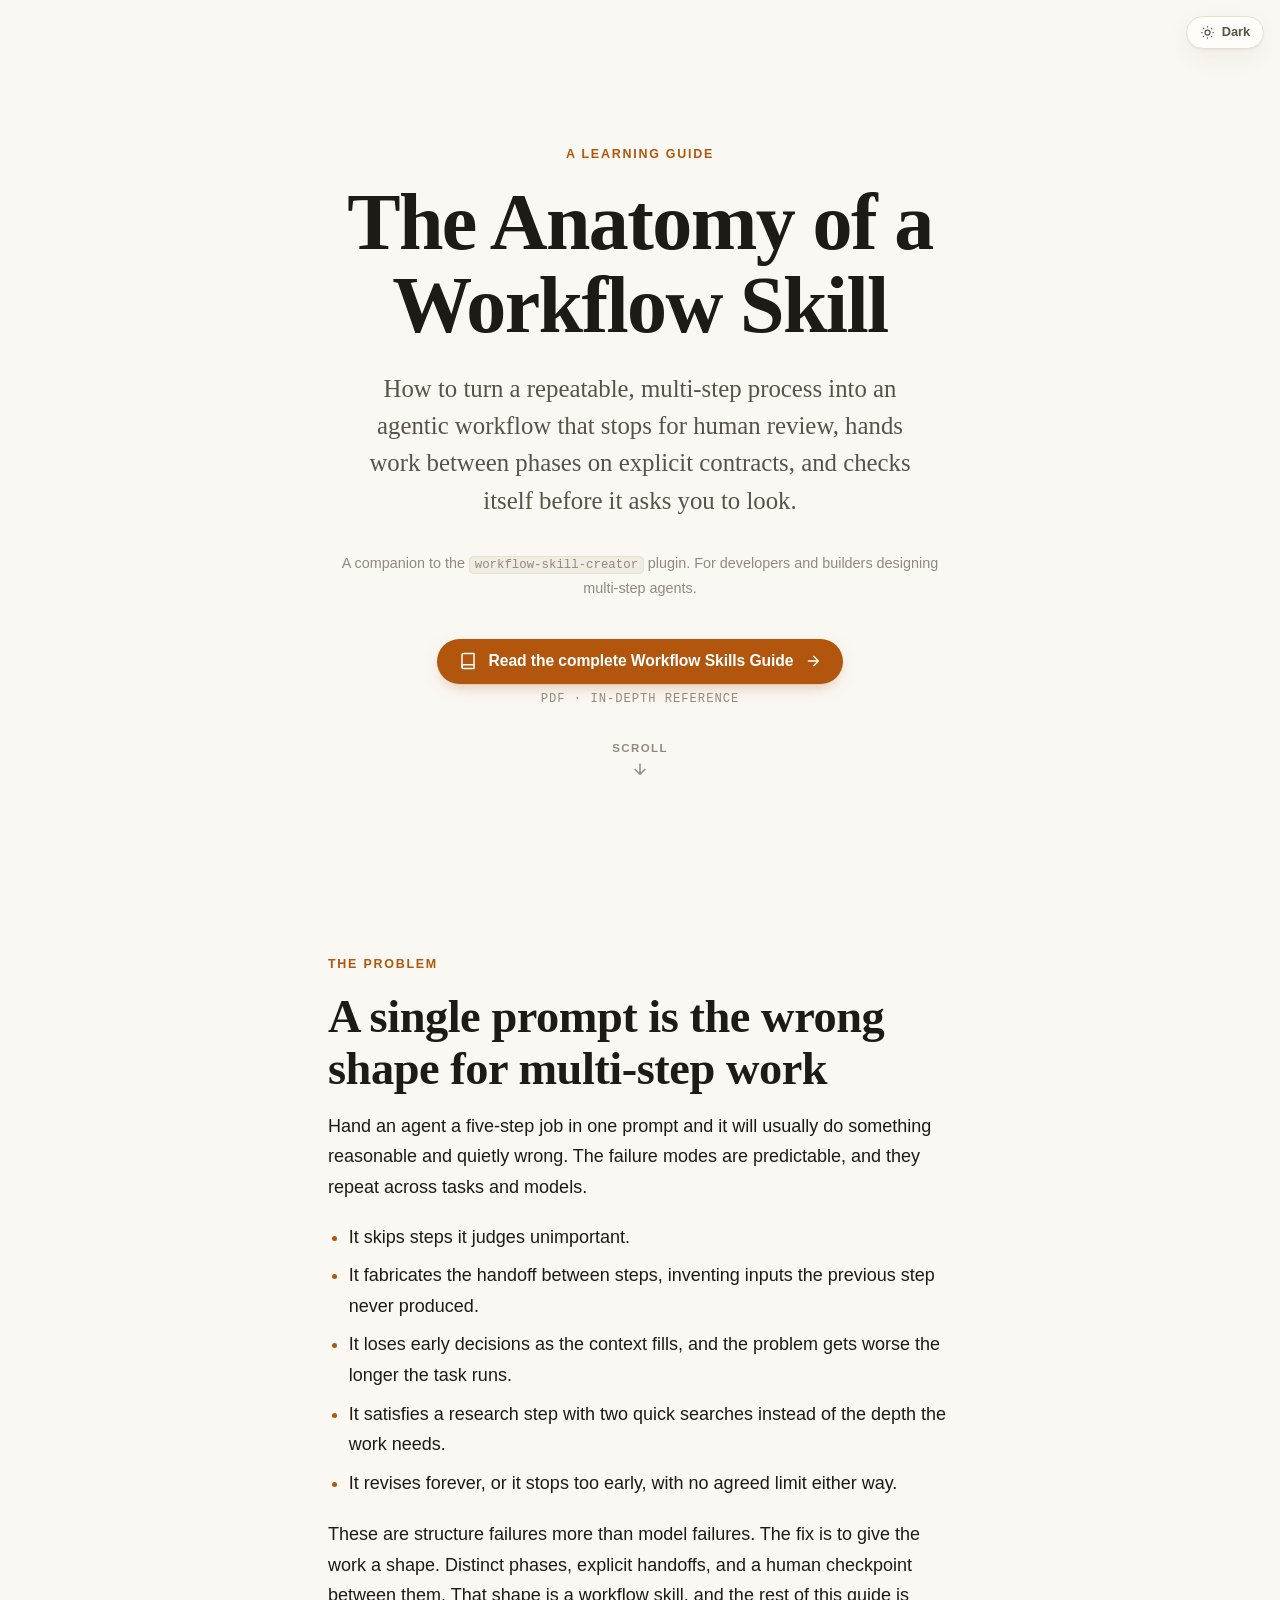
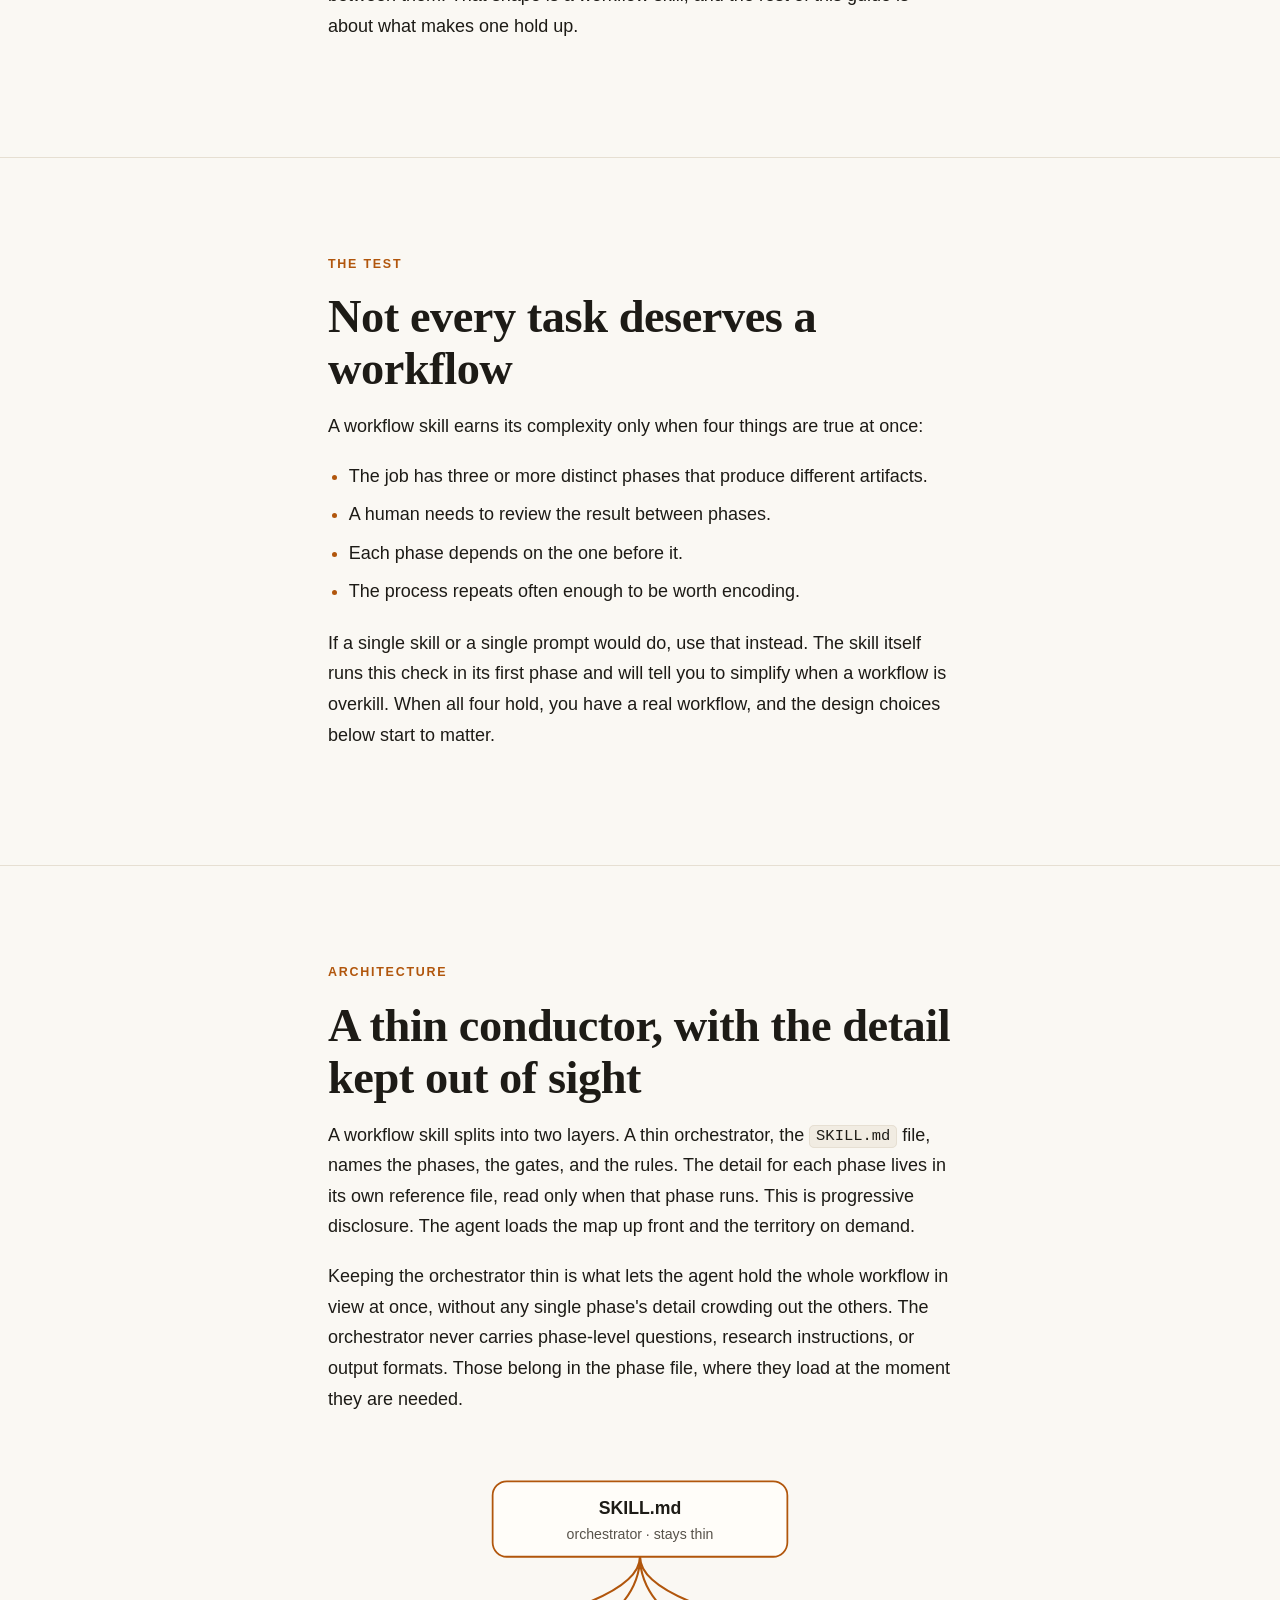
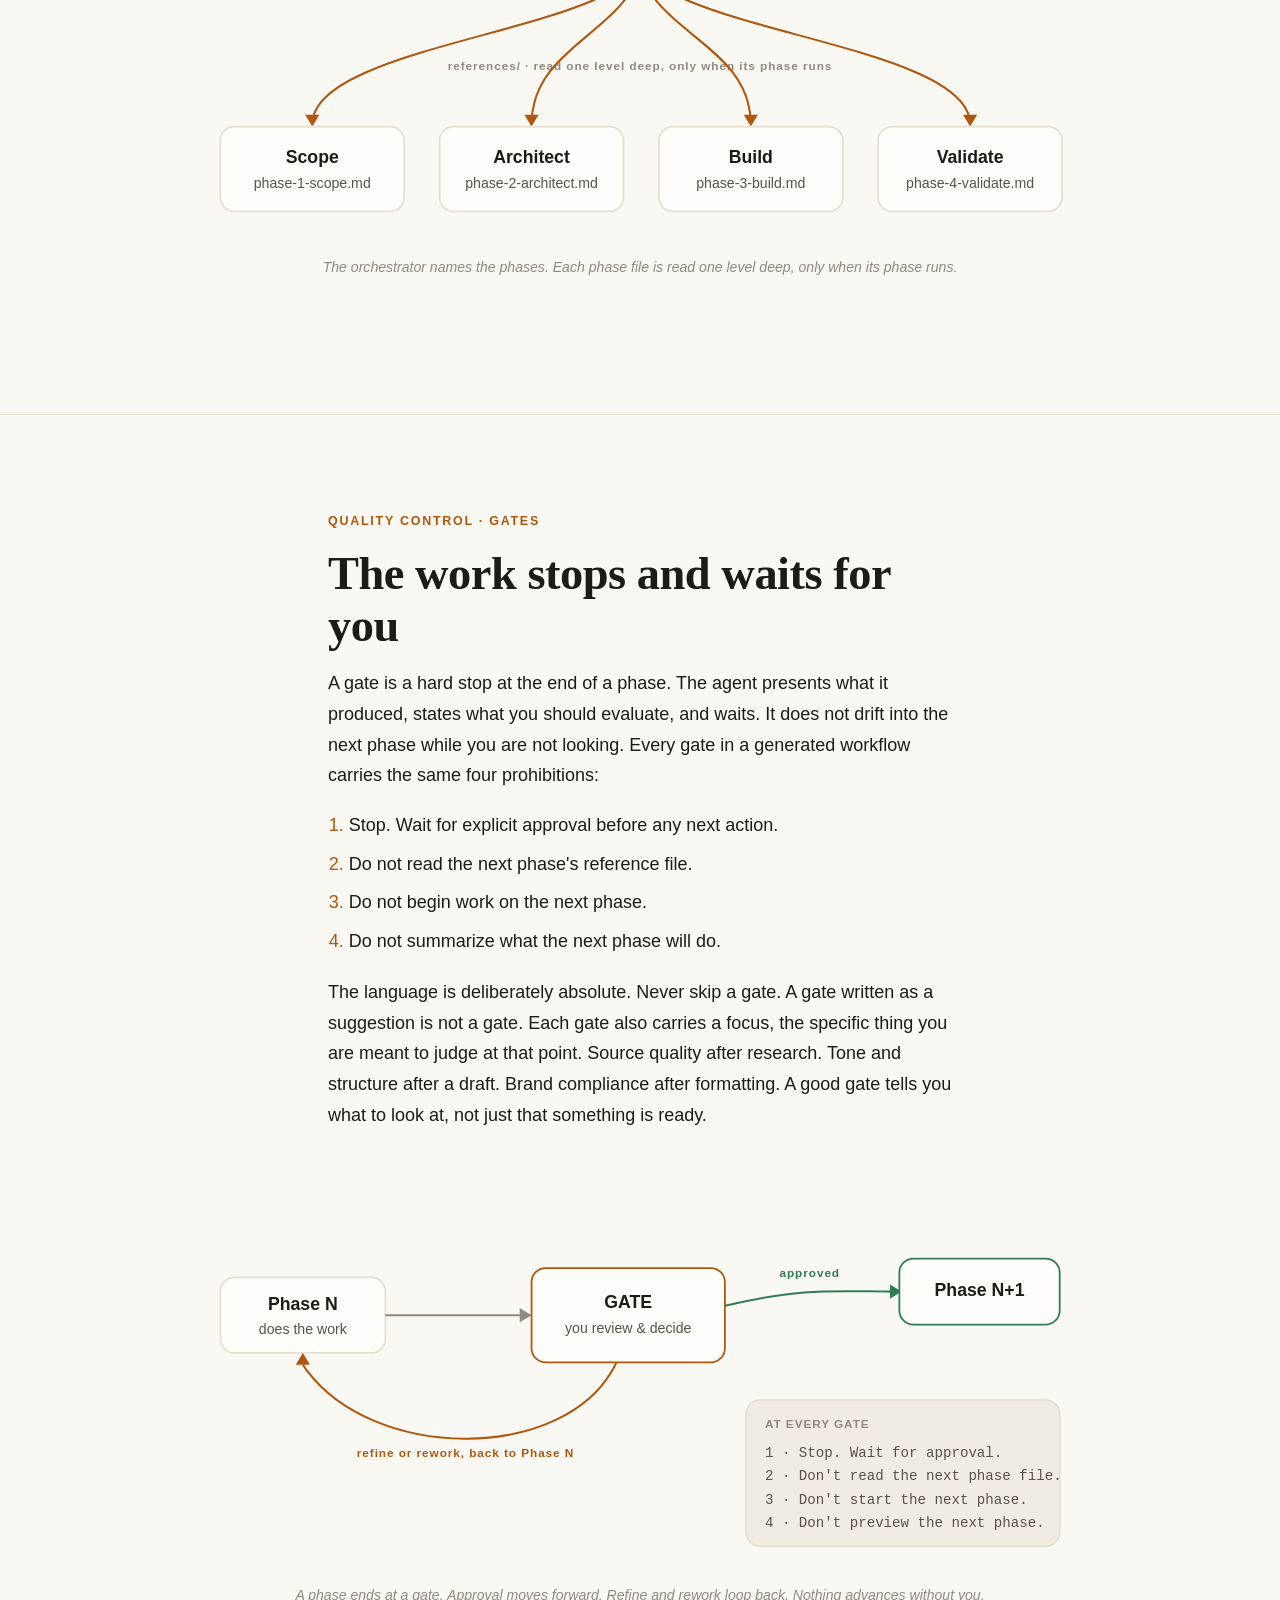
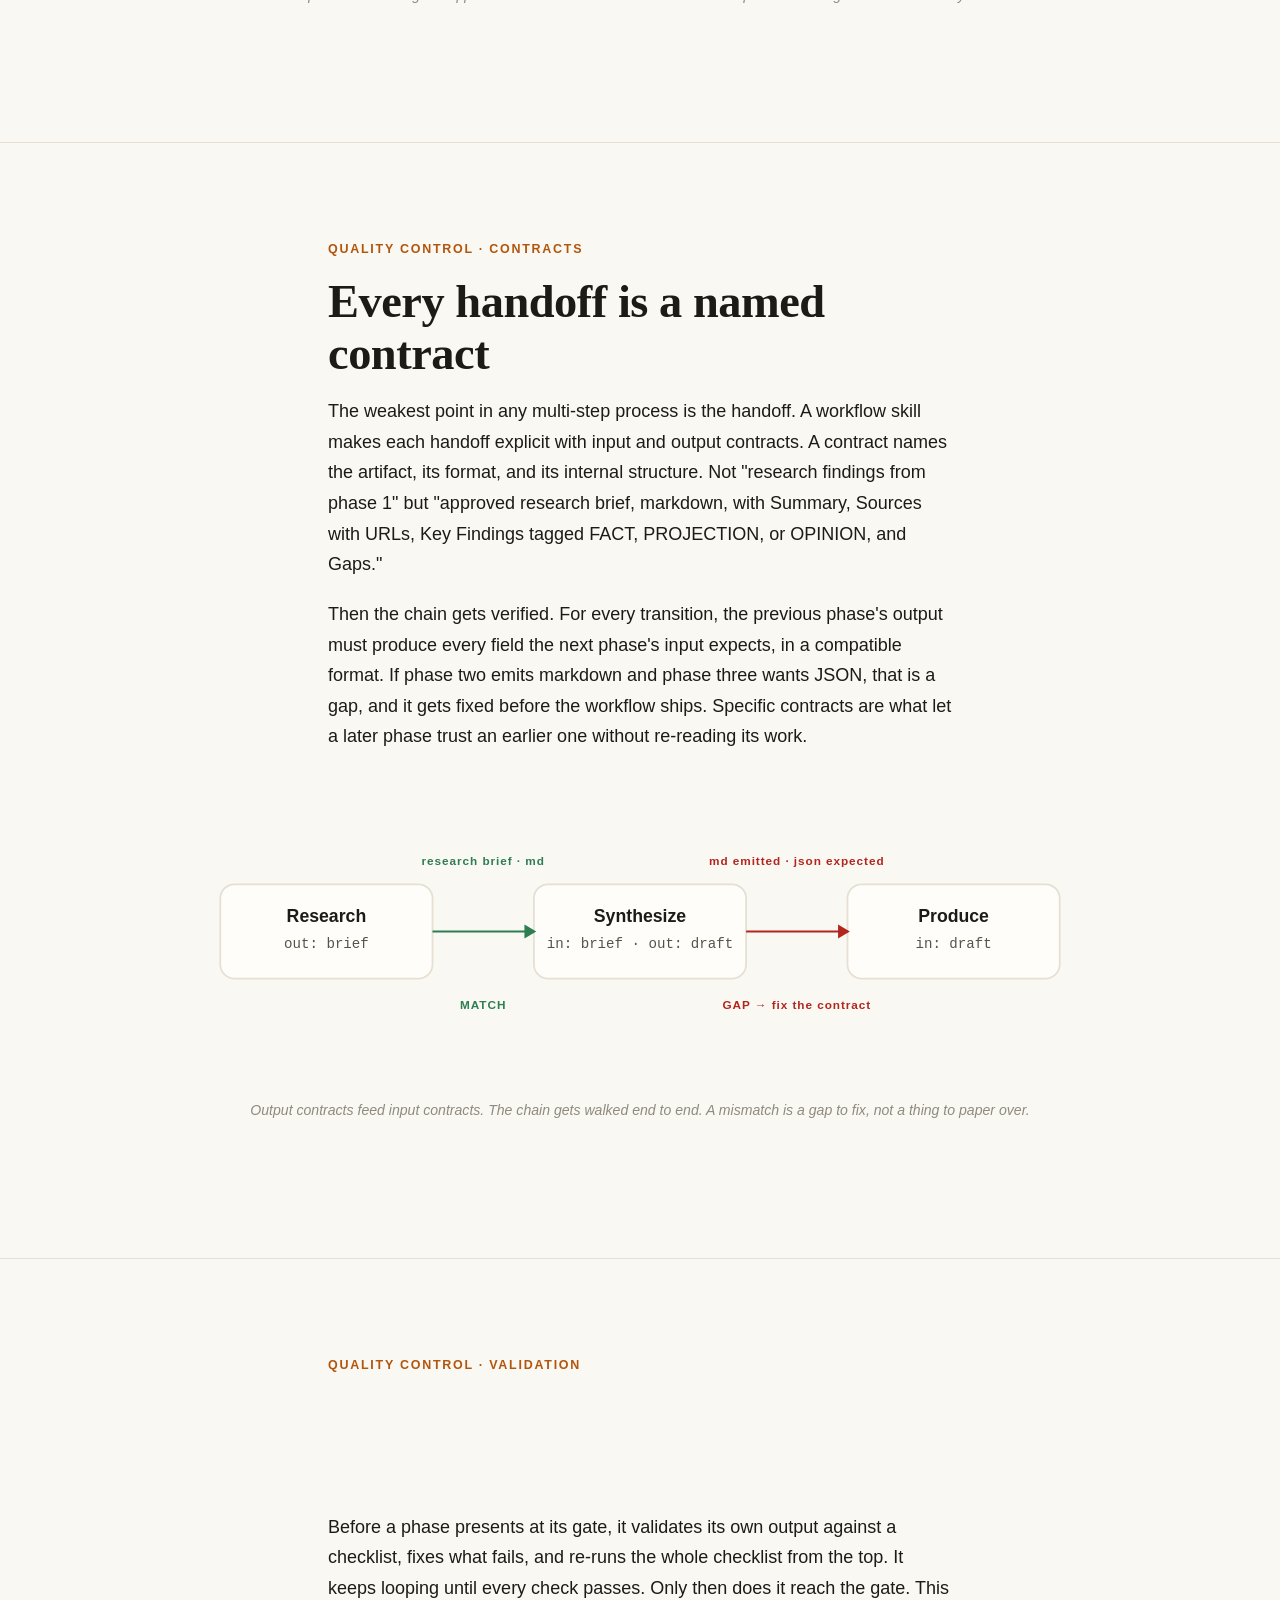
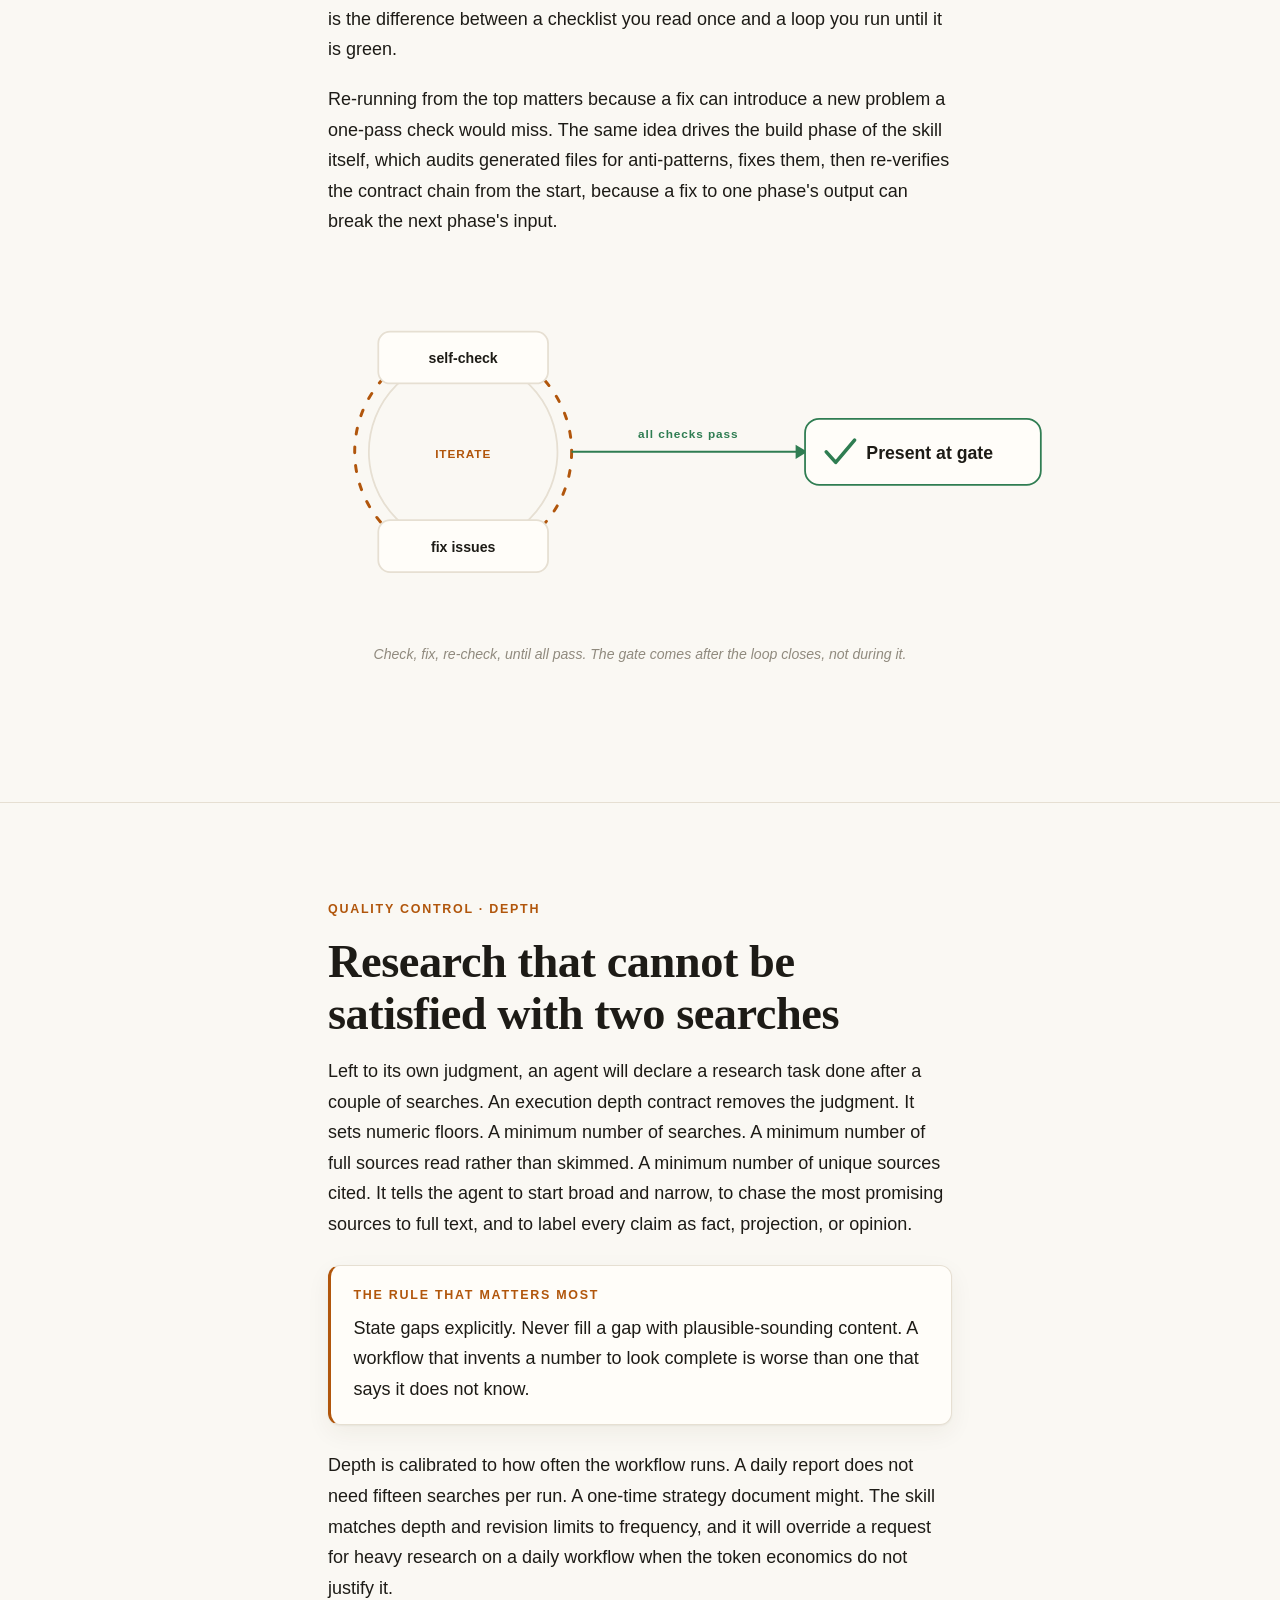
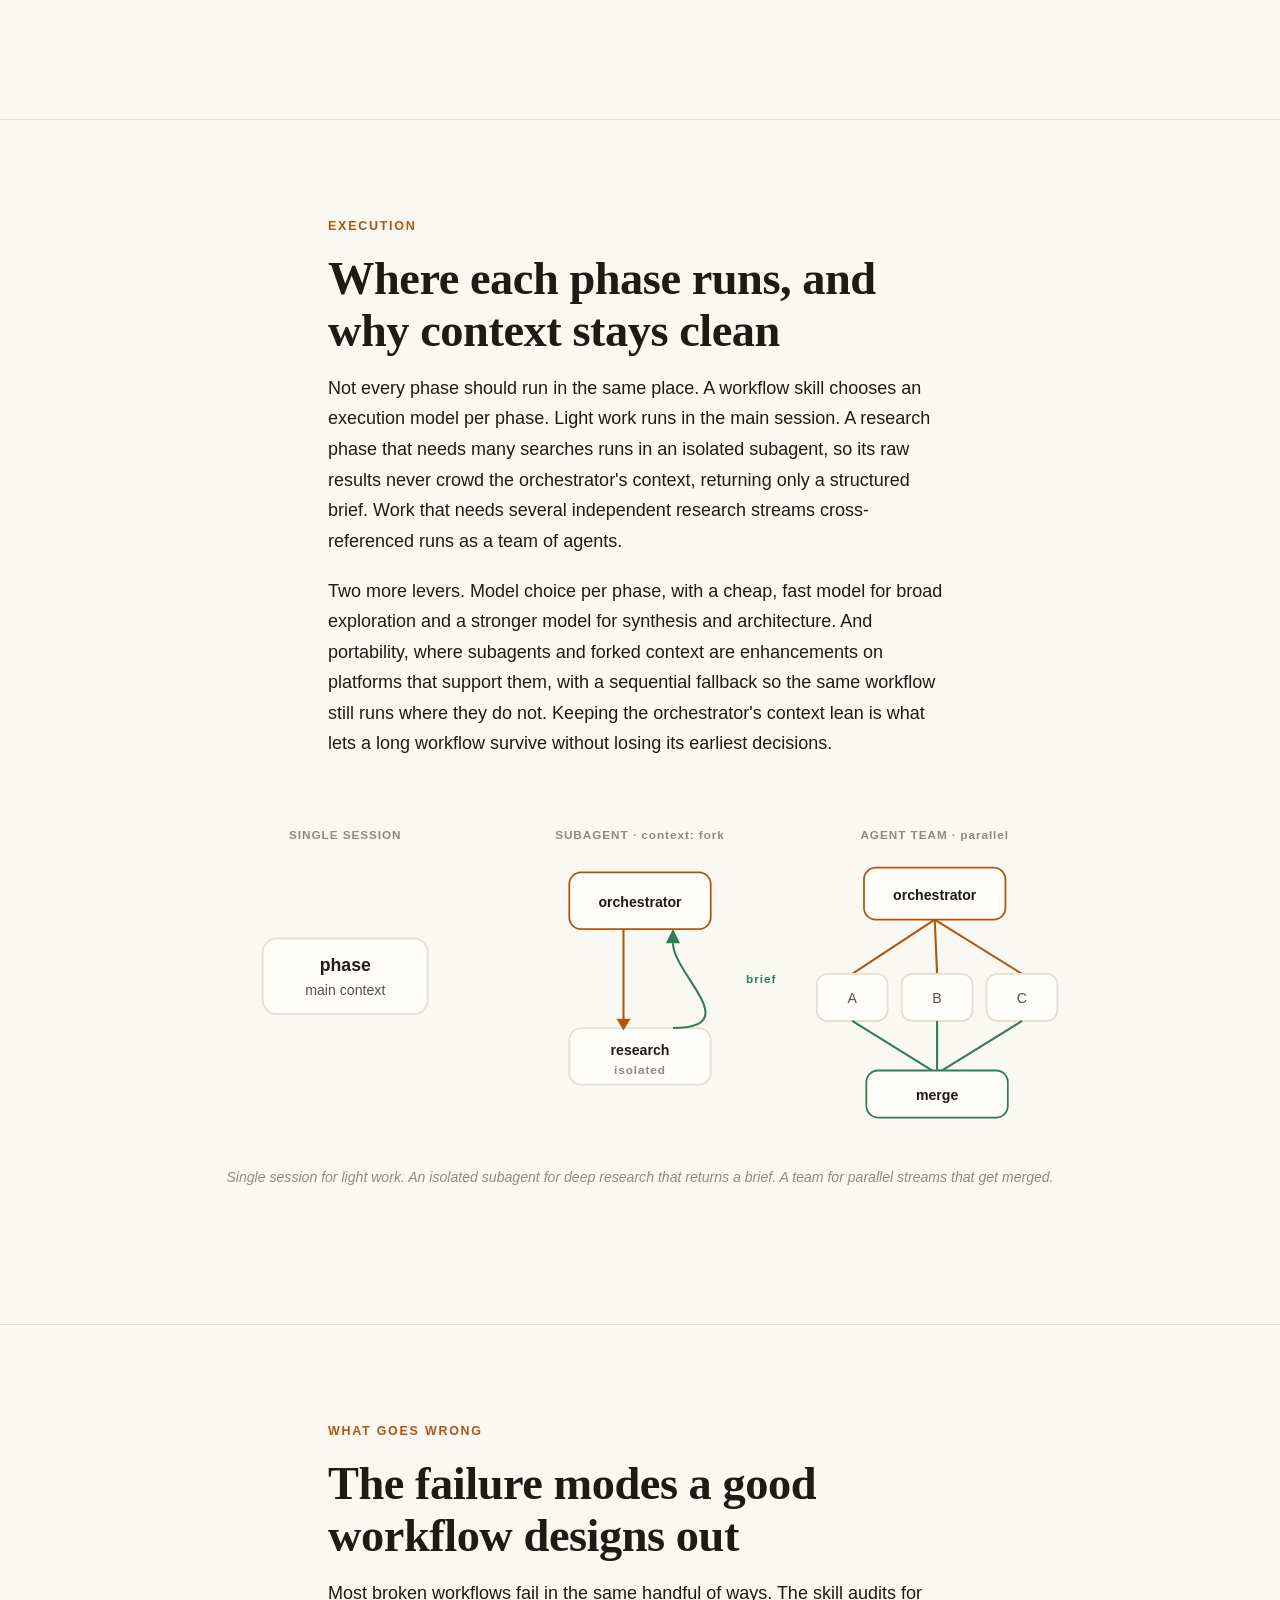
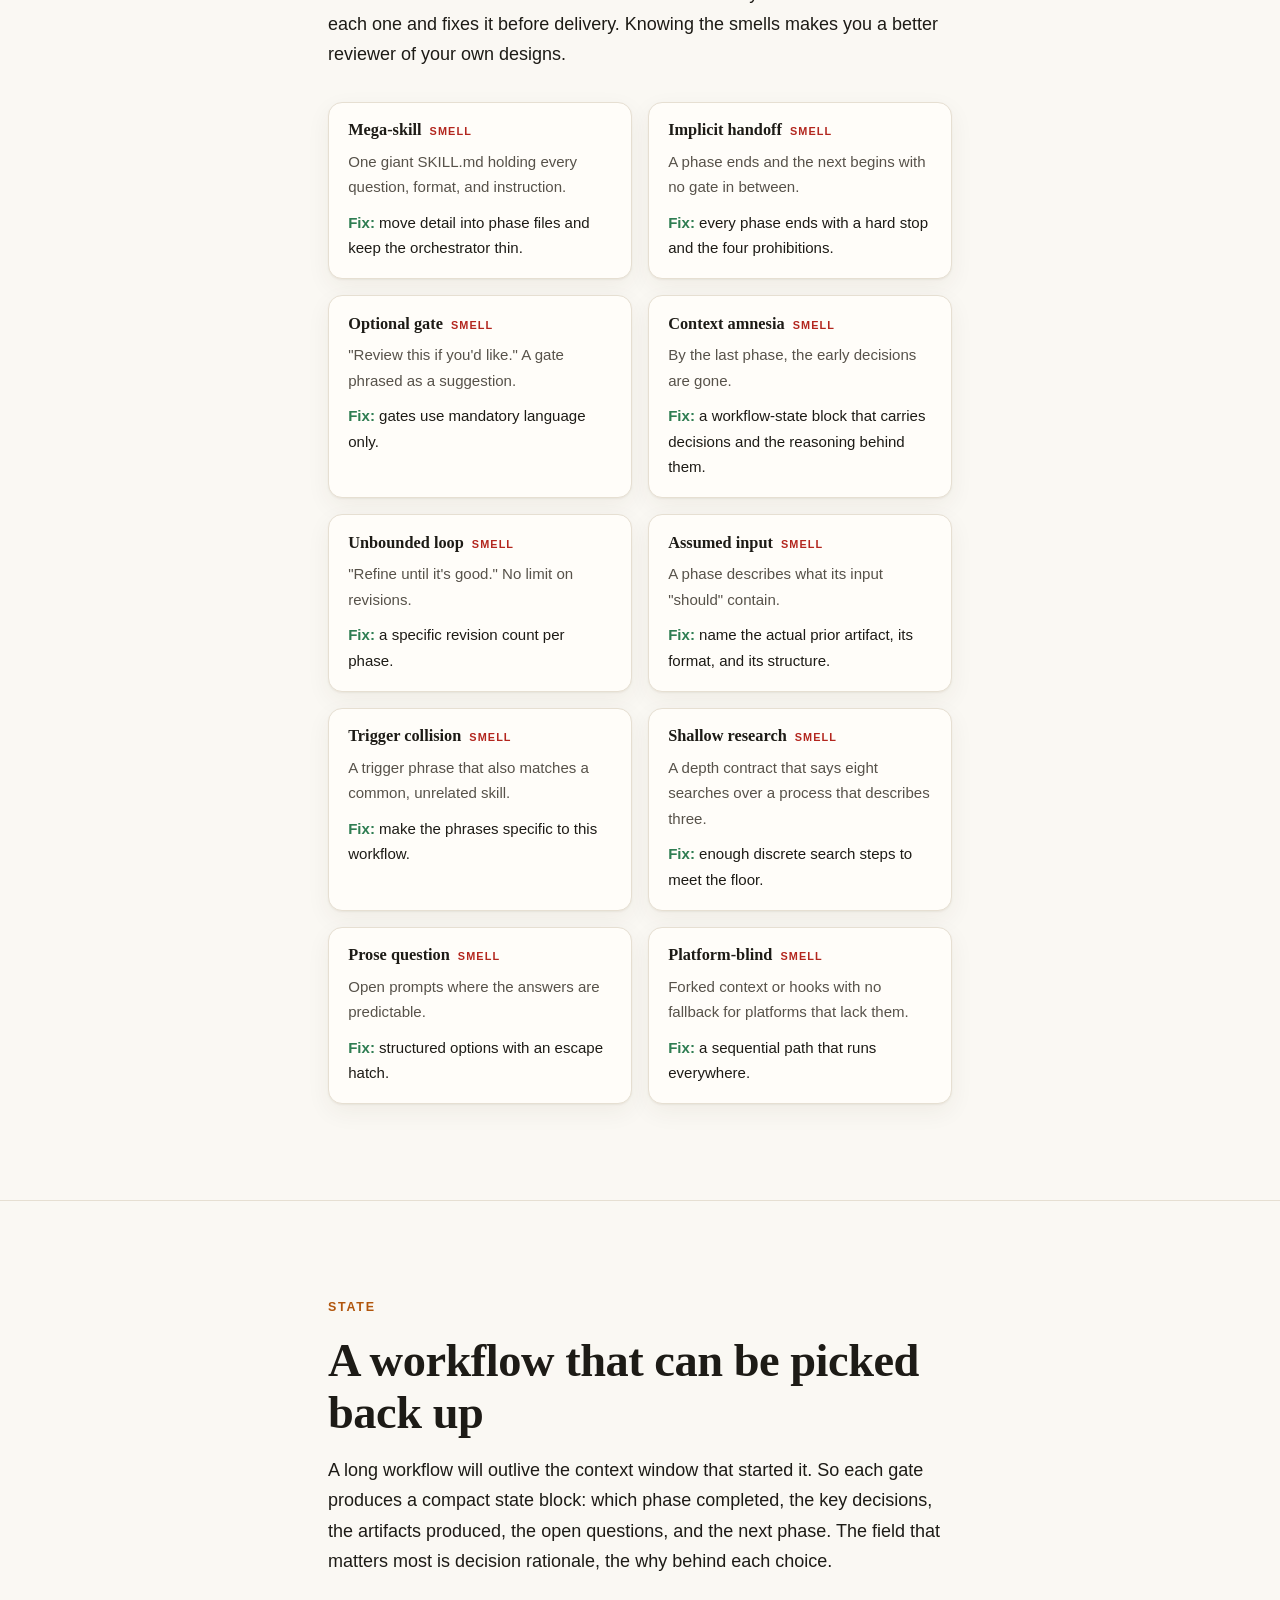
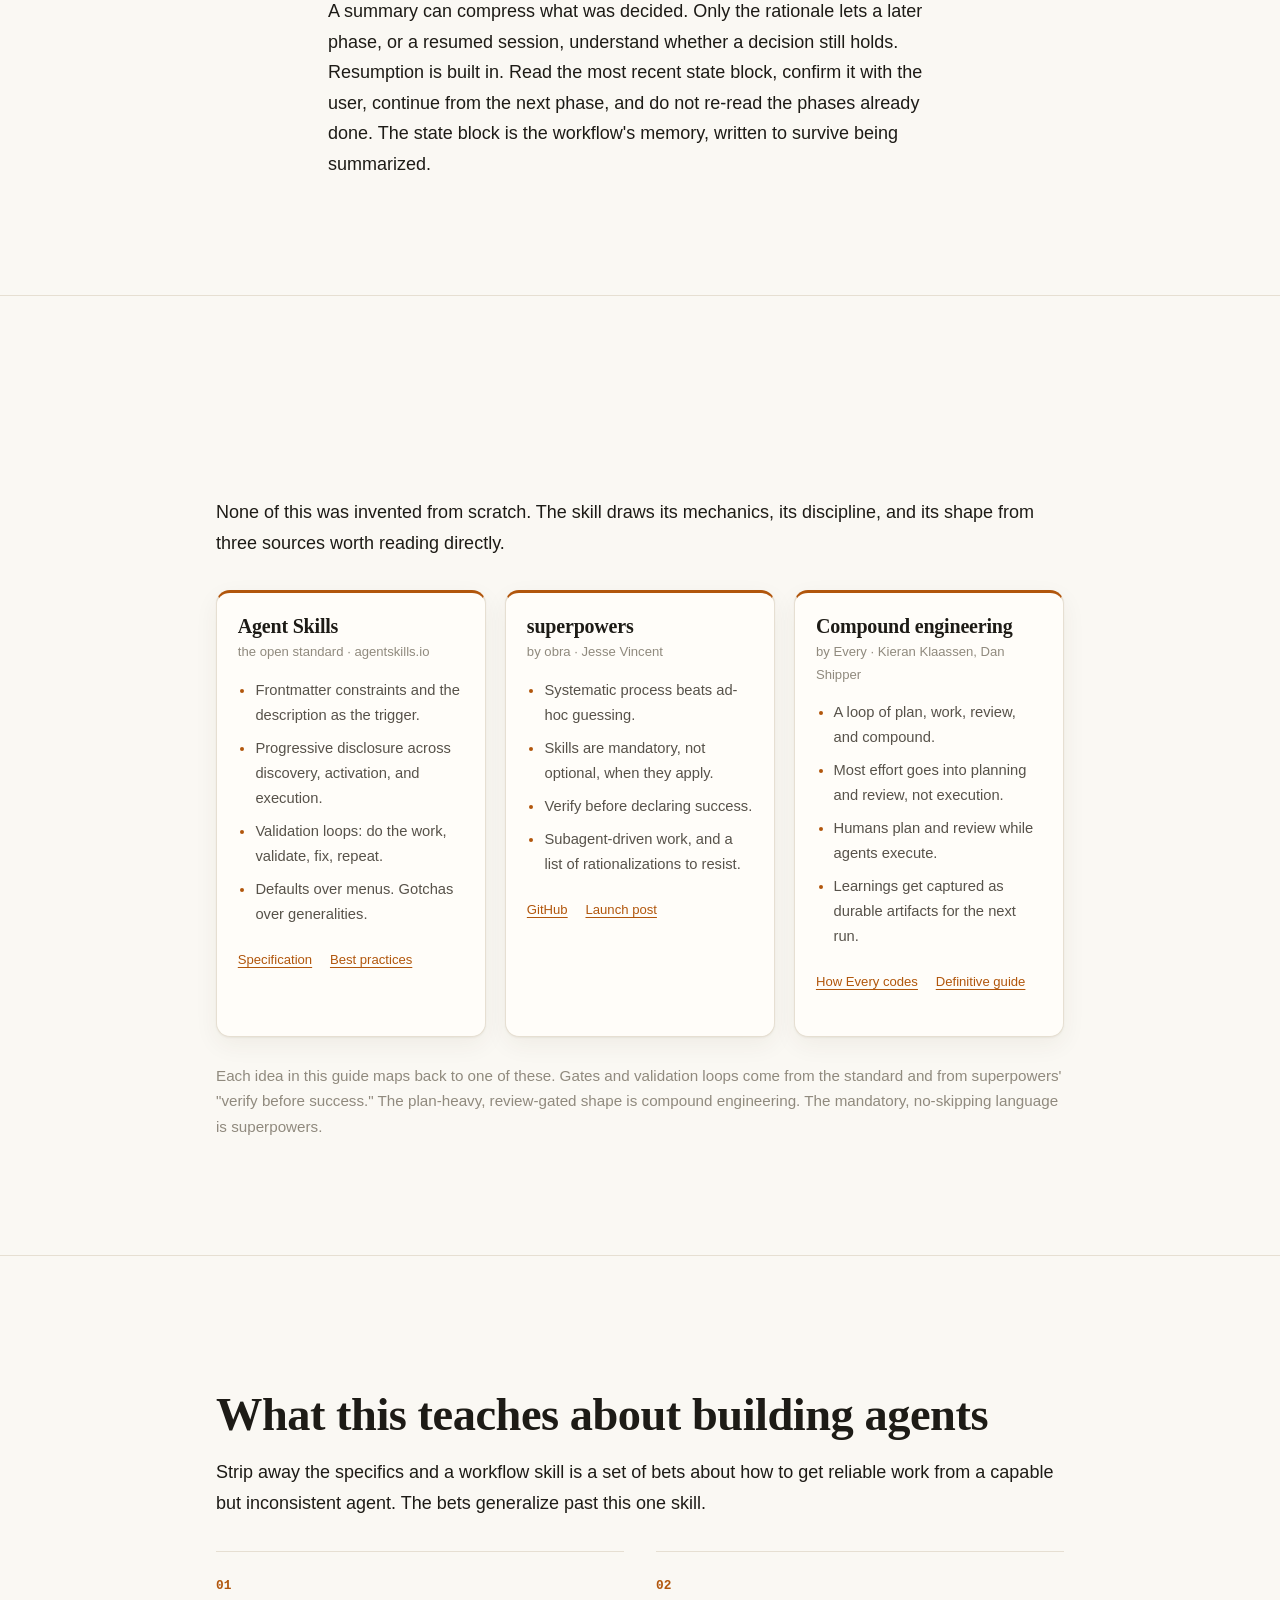
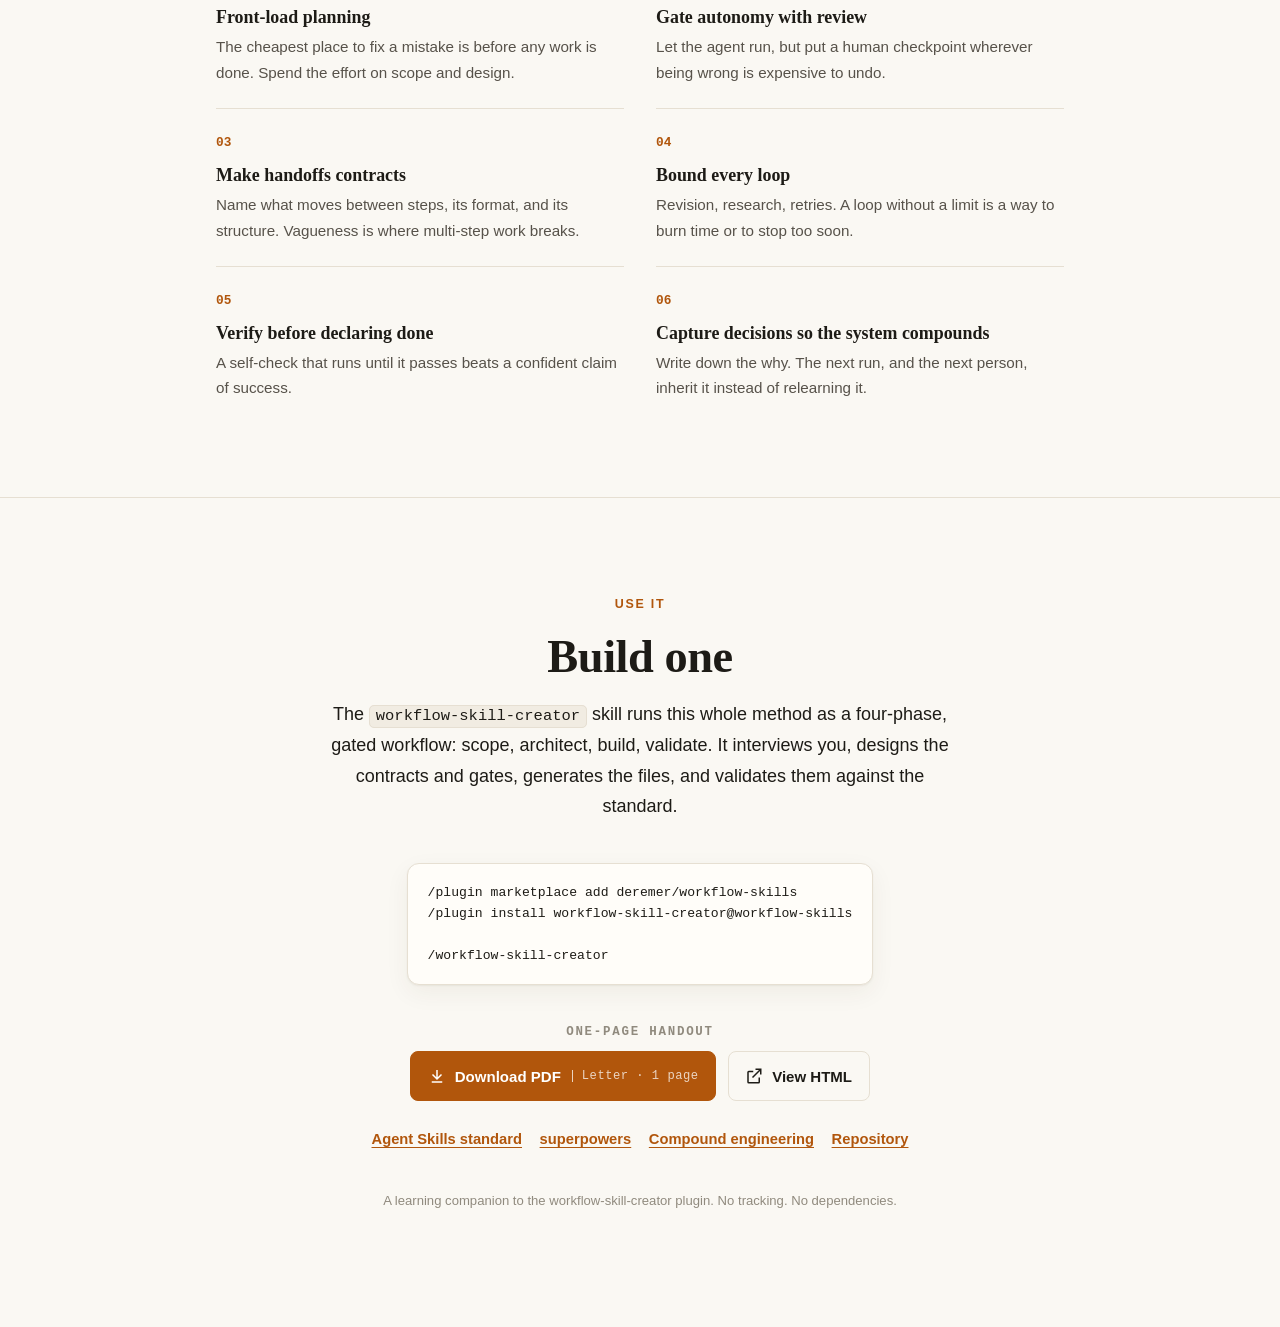
<file: learning-site/index.html>
<!DOCTYPE html>
<html lang="en" data-theme="light">
<head>
  <meta charset="utf-8" />
  <meta name="viewport" content="width=device-width, initial-scale=1" />
  <title>The Anatomy of a Workflow Skill</title>
  <meta name="description" content="A learning guide to building multi-phase agentic workflows: gates, state contracts, validation loops, and the design lineage behind the workflow-skill-creator plugin." />
  <script>
    /* Set theme before paint to avoid a flash for dark-mode users. */
    (function () {
      try {
        var t = localStorage.getItem('wsk-theme');
        if (!t) t = (window.matchMedia && window.matchMedia('(prefers-color-scheme: dark)').matches) ? 'dark' : 'light';
        document.documentElement.setAttribute('data-theme', t);
      } catch (e) {}
    })();
  </script>
  <link rel="stylesheet" href="./styles.css" />
</head>
<body>
  <div class="progress" id="progress" aria-hidden="true"></div>

  <button class="theme-toggle" id="themeToggle" type="button" aria-label="Toggle color theme">
    <svg class="icon" viewBox="0 0 24 24" fill="none" stroke="currentColor" stroke-width="2" aria-hidden="true">
      <circle cx="12" cy="12" r="4"></circle>
      <path d="M12 2v2M12 20v2M4.9 4.9l1.4 1.4M17.7 17.7l1.4 1.4M2 12h2M20 12h2M4.9 19.1l1.4-1.4M17.7 6.3l1.4-1.4"></path>
    </svg>
    <span class="label-dark">Dark</span>
    <span class="label-light">Light</span>
  </button>

  <!-- ============ HERO ============ -->
  <header class="hero">
    <div class="wrap">
      <p class="kicker reveal">A learning guide</p>
      <h1 class="reveal">The Anatomy of a Workflow Skill</h1>
      <p class="lead reveal">How to turn a repeatable, multi-step process into an agentic workflow that stops for human review, hands work between phases on explicit contracts, and checks itself before it asks you to look.</p>
      <p class="meta reveal">A companion to the <code>workflow-skill-creator</code> plugin. For developers and builders designing multi-step agents.</p>
      <p class="hero-cta-wrap reveal">
        <a class="hero-cta" href="./VGV_Workflow_Skills_Guide.pdf" target="_blank" rel="noopener">
          <svg class="hero-cta-icon" viewBox="0 0 24 24" fill="none" stroke="currentColor" stroke-width="2" stroke-linecap="round" stroke-linejoin="round" aria-hidden="true"><path d="M4 19.5v-15A2.5 2.5 0 0 1 6.5 2H20v20H6.5A2.5 2.5 0 0 1 4 19.5z"/><path d="M4 19.5A2.5 2.5 0 0 1 6.5 17H20"/></svg>
          Read the complete Workflow Skills Guide
          <svg class="hero-cta-arrow" viewBox="0 0 24 24" fill="none" stroke="currentColor" stroke-width="2" stroke-linecap="round" stroke-linejoin="round" aria-hidden="true"><path d="M5 12h14M13 5l7 7-7 7"/></svg>
        </a>
        <span class="hero-cta-meta">PDF · in-depth reference</span>
      </p>
      <span class="scroll-cue reveal">
        Scroll
        <svg class="arrow" viewBox="0 0 24 24" fill="none" stroke="currentColor" stroke-width="2" aria-hidden="true"><path d="M12 5v14M5 12l7 7 7-7"/></svg>
      </span>
    </div>
  </header>

  <!-- ============ 2. THE PROBLEM ============ -->
  <section id="problem">
    <div class="wrap">
      <p class="kicker reveal">The problem</p>
      <h2 class="reveal">A single prompt is the wrong shape for multi-step work</h2>
      <p class="reveal">Hand an agent a five-step job in one prompt and it will usually do something reasonable and quietly wrong. The failure modes are predictable, and they repeat across tasks and models.</p>
      <ul class="reveal">
        <li>It skips steps it judges unimportant.</li>
        <li>It fabricates the handoff between steps, inventing inputs the previous step never produced.</li>
        <li>It loses early decisions as the context fills, and the problem gets worse the longer the task runs.</li>
        <li>It satisfies a research step with two quick searches instead of the depth the work needs.</li>
        <li>It revises forever, or it stops too early, with no agreed limit either way.</li>
      </ul>
      <p class="reveal">These are structure failures more than model failures. The fix is to give the work a shape. Distinct phases, explicit handoffs, and a human checkpoint between them. That shape is a workflow skill, and the rest of this guide is about what makes one hold up.</p>
    </div>
  </section>

  <!-- ============ 3. THE TEST ============ -->
  <section id="test">
    <div class="wrap">
      <p class="kicker reveal">The test</p>
      <h2 class="reveal">Not every task deserves a workflow</h2>
      <p class="reveal">A workflow skill earns its complexity only when four things are true at once:</p>
      <ul class="reveal">
        <li>The job has three or more distinct phases that produce different artifacts.</li>
        <li>A human needs to review the result between phases.</li>
        <li>Each phase depends on the one before it.</li>
        <li>The process repeats often enough to be worth encoding.</li>
      </ul>
      <p class="reveal">If a single skill or a single prompt would do, use that instead. The skill itself runs this check in its first phase and will tell you to simplify when a workflow is overkill. When all four hold, you have a real workflow, and the design choices below start to matter.</p>
    </div>
  </section>

  <!-- ============ 4. ARCHITECTURE ============ -->
  <section id="architecture">
    <div class="wrap">
      <p class="kicker reveal">Architecture</p>
      <h2 class="reveal">A thin conductor, with the detail kept out of sight</h2>
      <p class="reveal">A workflow skill splits into two layers. A thin orchestrator, the <code>SKILL.md</code> file, names the phases, the gates, and the rules. The detail for each phase lives in its own reference file, read only when that phase runs. This is progressive disclosure. The agent loads the map up front and the territory on demand.</p>
      <p class="reveal">Keeping the orchestrator thin is what lets the agent hold the whole workflow in view at once, without any single phase's detail crowding out the others. The orchestrator never carries phase-level questions, research instructions, or output formats. Those belong in the phase file, where they load at the moment they are needed.</p>
    </div>

    <figure class="figure reveal" data-diagram="architecture">
      <svg viewBox="0 0 760 330" role="img" aria-label="Diagram: an orchestrator SKILL.md fanning out to four phase reference files loaded on demand.">
        <!-- orchestrator -->
        <g class="d-node">
          <rect class="d-box d-box--accent" x="255" y="24" width="250" height="64" rx="12"></rect>
          <text class="d-title" x="380" y="52" text-anchor="middle">SKILL.md</text>
          <text class="d-sub" x="380" y="73" text-anchor="middle">orchestrator · stays thin</text>
        </g>
        <!-- on-demand label -->
        <text class="d-tag" x="380" y="184" text-anchor="middle">references/ · read one level deep, only when its phase runs</text>
        <!-- flows -->
        <path class="d-flow d-flow--accent" pathLength="1" d="M380 88 C 380 150, 102 160, 102 230"></path>
        <path class="d-flow d-flow--accent" pathLength="1" d="M380 88 C 380 150, 288 160, 288 230"></path>
        <path class="d-flow d-flow--accent" pathLength="1" d="M380 88 C 380 150, 474 160, 474 230"></path>
        <path class="d-flow d-flow--accent" pathLength="1" d="M380 88 C 380 150, 660 160, 660 230"></path>
        <!-- arrowheads -->
        <polygon class="d-node d-arrowhead--accent" points="96,222 108,222 102,232"></polygon>
        <polygon class="d-node d-arrowhead--accent" points="282,222 294,222 288,232"></polygon>
        <polygon class="d-node d-arrowhead--accent" points="468,222 480,222 474,232"></polygon>
        <polygon class="d-node d-arrowhead--accent" points="654,222 666,222 660,232"></polygon>
        <!-- phase files -->
        <g class="d-node">
          <rect class="d-box" x="24" y="232" width="156" height="72" rx="12"></rect>
          <text class="d-title" x="102" y="263" text-anchor="middle">Scope</text>
          <text class="d-sub" x="102" y="284" text-anchor="middle">phase-1-scope.md</text>
        </g>
        <g class="d-node">
          <rect class="d-box" x="210" y="232" width="156" height="72" rx="12"></rect>
          <text class="d-title" x="288" y="263" text-anchor="middle">Architect</text>
          <text class="d-sub" x="288" y="284" text-anchor="middle">phase-2-architect.md</text>
        </g>
        <g class="d-node">
          <rect class="d-box" x="396" y="232" width="156" height="72" rx="12"></rect>
          <text class="d-title" x="474" y="263" text-anchor="middle">Build</text>
          <text class="d-sub" x="474" y="284" text-anchor="middle">phase-3-build.md</text>
        </g>
        <g class="d-node">
          <rect class="d-box" x="582" y="232" width="156" height="72" rx="12"></rect>
          <text class="d-title" x="660" y="263" text-anchor="middle">Validate</text>
          <text class="d-sub" x="660" y="284" text-anchor="middle">phase-4-validate.md</text>
        </g>
      </svg>
      <figcaption>The orchestrator names the phases. Each phase file is read one level deep, only when its phase runs.</figcaption>
    </figure>
  </section>

  <!-- ============ 5. GATES ============ -->
  <section id="gates">
    <div class="wrap">
      <p class="kicker reveal">Quality control · Gates</p>
      <h2 class="reveal">The work stops and waits for you</h2>
      <p class="reveal">A gate is a hard stop at the end of a phase. The agent presents what it produced, states what you should evaluate, and waits. It does not drift into the next phase while you are not looking. Every gate in a generated workflow carries the same four prohibitions:</p>
      <ol class="reveal">
        <li>Stop. Wait for explicit approval before any next action.</li>
        <li>Do not read the next phase's reference file.</li>
        <li>Do not begin work on the next phase.</li>
        <li>Do not summarize what the next phase will do.</li>
      </ol>
      <p class="reveal">The language is deliberately absolute. Never skip a gate. A gate written as a suggestion is not a gate. Each gate also carries a focus, the specific thing you are meant to judge at that point. Source quality after research. Tone and structure after a draft. Brand compliance after formatting. A good gate tells you what to look at, not just that something is ready.</p>
    </div>

    <figure class="figure reveal" data-diagram="gate">
      <svg viewBox="0 0 760 340" role="img" aria-label="Diagram: a phase flows into a gate; approval moves forward to the next phase, while refine or rework loops back.">
        <!-- phase N -->
        <g class="d-node">
          <rect class="d-box" x="24" y="92" width="140" height="64" rx="12"></rect>
          <text class="d-title" x="94" y="120" text-anchor="middle">Phase N</text>
          <text class="d-sub" x="94" y="140" text-anchor="middle">does the work</text>
        </g>
        <!-- phase -> gate -->
        <path class="d-flow" pathLength="1" d="M164 124 L286 124"></path>
        <polygon class="d-node d-arrowhead" points="278,118 278,130 288,124"></polygon>
        <!-- gate -->
        <g class="d-node">
          <rect class="d-box d-box--accent" x="288" y="84" width="164" height="80" rx="12"></rect>
          <text class="d-title" x="370" y="118" text-anchor="middle">GATE</text>
          <text class="d-sub" x="370" y="139" text-anchor="middle">you review &amp; decide</text>
        </g>
        <!-- approved -> next -->
        <path class="d-flow d-flow--pass" pathLength="1" d="M452 116 C 520 100, 545 104, 600 104"></path>
        <polygon class="d-node d-arrowhead--pass" points="592,98 592,110 602,104"></polygon>
        <text class="d-tag" x="524" y="92" text-anchor="middle" style="fill:var(--pass)">approved</text>
        <g class="d-node">
          <rect class="d-box d-box--pass" x="600" y="76" width="136" height="56" rx="12"></rect>
          <text class="d-title" x="668" y="108" text-anchor="middle">Phase N+1</text>
        </g>
        <!-- refine / rework -> back -->
        <path class="d-flow d-flow--accent" pathLength="1" d="M360 164 C 320 250, 150 250, 94 166"></path>
        <polygon class="d-node d-arrowhead--accent" points="88,166 100,166 94,156"></polygon>
        <text class="d-tag" x="232" y="244" text-anchor="middle" style="fill:var(--accent)">refine or rework, back to Phase N</text>
        <!-- prohibitions -->
        <g class="d-node">
          <rect class="d-box d-fill-soft" x="470" y="196" width="266" height="124" rx="12"></rect>
          <text class="d-tag" x="486" y="220">AT EVERY GATE</text>
          <text class="d-mono" x="486" y="244">1 · Stop. Wait for approval.</text>
          <text class="d-mono" x="486" y="264">2 · Don't read the next phase file.</text>
          <text class="d-mono" x="486" y="284">3 · Don't start the next phase.</text>
          <text class="d-mono" x="486" y="304">4 · Don't preview the next phase.</text>
        </g>
      </svg>
      <figcaption>A phase ends at a gate. Approval moves forward. Refine and rework loop back. Nothing advances without you.</figcaption>
    </figure>
  </section>

  <!-- ============ 6. CONTRACTS ============ -->
  <section id="contracts">
    <div class="wrap">
      <p class="kicker reveal">Quality control · Contracts</p>
      <h2 class="reveal">Every handoff is a named contract</h2>
      <p class="reveal">The weakest point in any multi-step process is the handoff. A workflow skill makes each handoff explicit with input and output contracts. A contract names the artifact, its format, and its internal structure. Not "research findings from phase 1" but "approved research brief, markdown, with Summary, Sources with URLs, Key Findings tagged FACT, PROJECTION, or OPINION, and Gaps."</p>
      <p class="reveal">Then the chain gets verified. For every transition, the previous phase's output must produce every field the next phase's input expects, in a compatible format. If phase two emits markdown and phase three wants JSON, that is a gap, and it gets fixed before the workflow ships. Specific contracts are what let a later phase trust an earlier one without re-reading its work.</p>
    </div>

    <figure class="figure reveal" data-diagram="contracts">
      <svg viewBox="0 0 760 250" role="img" aria-label="Diagram: three phases connected by contracts; one connection matches, one is flagged as a gap.">
        <g class="d-node">
          <rect class="d-box" x="24" y="80" width="180" height="80" rx="12"></rect>
          <text class="d-title" x="114" y="112" text-anchor="middle">Research</text>
          <text class="d-mono" x="114" y="134" text-anchor="middle">out: brief</text>
        </g>
        <g class="d-node">
          <rect class="d-box" x="290" y="80" width="180" height="80" rx="12"></rect>
          <text class="d-title" x="380" y="112" text-anchor="middle">Synthesize</text>
          <text class="d-mono" x="380" y="134" text-anchor="middle">in: brief · out: draft</text>
        </g>
        <g class="d-node">
          <rect class="d-box" x="556" y="80" width="180" height="80" rx="12"></rect>
          <text class="d-title" x="646" y="112" text-anchor="middle">Produce</text>
          <text class="d-mono" x="646" y="134" text-anchor="middle">in: draft</text>
        </g>
        <!-- match -->
        <path class="d-flow d-flow--pass" pathLength="1" d="M204 120 L290 120"></path>
        <polygon class="d-node d-arrowhead--pass" points="282,114 282,126 292,120"></polygon>
        <text class="d-tag" x="247" y="64" text-anchor="middle" style="fill:var(--pass)">research brief · md</text>
        <text class="d-tag" x="247" y="186" text-anchor="middle" style="fill:var(--pass)">MATCH</text>
        <!-- gap -->
        <path class="d-flow d-flow--stop" pathLength="1" d="M470 120 L556 120"></path>
        <polygon class="d-node d-arrowhead--stop" points="548,114 548,126 558,120"></polygon>
        <text class="d-tag" x="513" y="64" text-anchor="middle" style="fill:var(--stop)">md emitted · json expected</text>
        <text class="d-tag" x="513" y="186" text-anchor="middle" style="fill:var(--stop)">GAP → fix the contract</text>
      </svg>
      <figcaption>Output contracts feed input contracts. The chain gets walked end to end. A mismatch is a gap to fix, not a thing to paper over.</figcaption>
    </figure>
  </section>

  <!-- ============ 7. VALIDATION LOOPS ============ -->
  <section id="validation">
    <div class="wrap">
      <p class="kicker reveal">Quality control · Validation</p>
      <h2 class="reveal">A phase checks itself before it asks you</h2>
      <p class="reveal">Before a phase presents at its gate, it validates its own output against a checklist, fixes what fails, and re-runs the whole checklist from the top. It keeps looping until every check passes. Only then does it reach the gate. This is the difference between a checklist you read once and a loop you run until it is green.</p>
      <p class="reveal">Re-running from the top matters because a fix can introduce a new problem a one-pass check would miss. The same idea drives the build phase of the skill itself, which audits generated files for anti-patterns, fixes them, then re-verifies the contract chain from the start, because a fix to one phase's output can break the next phase's input.</p>
    </div>

    <figure class="figure reveal" data-diagram="loop">
      <svg viewBox="0 0 760 300" role="img" aria-label="Diagram: a check-and-fix loop iterates until all checks pass, then exits to the gate.">
        <!-- guide ring -->
        <circle cx="230" cy="150" r="80" fill="none" stroke="var(--rule)" stroke-width="1.5"></circle>
        <!-- rotating iterate arc -->
        <circle class="d-loop" cx="230" cy="150" r="92" fill="none" stroke="var(--accent)" stroke-width="2.5" stroke-dasharray="5 11" stroke-linecap="round"></circle>
        <!-- nodes -->
        <g class="d-node">
          <rect class="d-box" x="158" y="48" width="144" height="44" rx="10"></rect>
          <text class="d-sub" x="230" y="75" text-anchor="middle" style="fill:var(--ink);font-weight:600">self-check</text>
        </g>
        <g class="d-node">
          <rect class="d-box" x="158" y="208" width="144" height="44" rx="10"></rect>
          <text class="d-sub" x="230" y="235" text-anchor="middle" style="fill:var(--ink);font-weight:600">fix issues</text>
        </g>
        <text class="d-tag" x="230" y="155" text-anchor="middle" style="fill:var(--accent)">ITERATE</text>
        <!-- exit -->
        <path class="d-flow d-flow--pass" pathLength="1" d="M322 150 L520 150"></path>
        <polygon class="d-node d-arrowhead--pass" points="512,144 512,156 522,150"></polygon>
        <text class="d-tag" x="421" y="138" text-anchor="middle" style="fill:var(--pass)">all checks pass</text>
        <g class="d-node">
          <rect class="d-box d-box--pass" x="520" y="122" width="200" height="56" rx="12"></rect>
          <path class="d-check" d="M538 150 l8 9 l16 -19" fill="none" stroke="var(--pass)" stroke-width="3" stroke-linecap="round" stroke-linejoin="round"></path>
          <text class="d-title" x="572" y="156" text-anchor="start">Present at gate</text>
        </g>
      </svg>
      <figcaption>Check, fix, re-check, until all pass. The gate comes after the loop closes, not during it.</figcaption>
    </figure>
  </section>

  <!-- ============ 8. DEPTH CONTRACTS ============ -->
  <section id="depth">
    <div class="wrap">
      <p class="kicker reveal">Quality control · Depth</p>
      <h2 class="reveal">Research that cannot be satisfied with two searches</h2>
      <p class="reveal">Left to its own judgment, an agent will declare a research task done after a couple of searches. An execution depth contract removes the judgment. It sets numeric floors. A minimum number of searches. A minimum number of full sources read rather than skimmed. A minimum number of unique sources cited. It tells the agent to start broad and narrow, to chase the most promising sources to full text, and to label every claim as fact, projection, or opinion.</p>
      <div class="callout reveal">
        <p class="kicker">The rule that matters most</p>
        <p>State gaps explicitly. Never fill a gap with plausible-sounding content. A workflow that invents a number to look complete is worse than one that says it does not know.</p>
      </div>
      <p class="reveal">Depth is calibrated to how often the workflow runs. A daily report does not need fifteen searches per run. A one-time strategy document might. The skill matches depth and revision limits to frequency, and it will override a request for heavy research on a daily workflow when the token economics do not justify it.</p>
    </div>
  </section>

  <!-- ============ 9. EXECUTION MODELS ============ -->
  <section id="execution">
    <div class="wrap">
      <p class="kicker reveal">Execution</p>
      <h2 class="reveal">Where each phase runs, and why context stays clean</h2>
      <p class="reveal">Not every phase should run in the same place. A workflow skill chooses an execution model per phase. Light work runs in the main session. A research phase that needs many searches runs in an isolated subagent, so its raw results never crowd the orchestrator's context, returning only a structured brief. Work that needs several independent research streams cross-referenced runs as a team of agents.</p>
      <p class="reveal">Two more levers. Model choice per phase, with a cheap, fast model for broad exploration and a stronger model for synthesis and architecture. And portability, where subagents and forked context are enhancements on platforms that support them, with a sequential fallback so the same workflow still runs where they do not. Keeping the orchestrator's context lean is what lets a long workflow survive without losing its earliest decisions.</p>
    </div>

    <figure class="figure reveal" data-diagram="execution">
      <svg viewBox="0 0 760 300" role="img" aria-label="Diagram: three execution models. A single session, a forked subagent returning a brief, and a parallel agent team that merges.">
        <!-- col 1: single session -->
        <text class="d-tag" x="130" y="36" text-anchor="middle">SINGLE SESSION</text>
        <g class="d-node">
          <rect class="d-box" x="60" y="120" width="140" height="64" rx="12"></rect>
          <text class="d-title" x="130" y="148" text-anchor="middle">phase</text>
          <text class="d-sub" x="130" y="168" text-anchor="middle">main context</text>
        </g>
        <!-- col 2: subagent / context: fork -->
        <text class="d-tag" x="380" y="36" text-anchor="middle">SUBAGENT · context: fork</text>
        <g class="d-node">
          <rect class="d-box d-box--accent" x="320" y="64" width="120" height="48" rx="10"></rect>
          <text class="d-sub" x="380" y="93" text-anchor="middle" style="fill:var(--ink);font-weight:600">orchestrator</text>
        </g>
        <g class="d-node">
          <rect class="d-box" x="320" y="196" width="120" height="48" rx="10"></rect>
          <text class="d-sub" x="380" y="219" text-anchor="middle" style="fill:var(--ink);font-weight:600">research</text>
          <text class="d-tag" x="380" y="235" text-anchor="middle">isolated</text>
        </g>
        <path class="d-flow d-flow--accent" pathLength="1" d="M366 112 L366 196"></path>
        <polygon class="d-node d-arrowhead--accent" points="360,188 372,188 366,198"></polygon>
        <path class="d-flow d-flow--pass" pathLength="1" d="M408 196 C 470 196, 408 150, 408 124"></path>
        <polygon class="d-node d-arrowhead--pass" points="402,124 414,124 408,112"></polygon>
        <text class="d-tag" x="470" y="158" style="fill:var(--pass)">brief</text>
        <!-- col 3: agent team -->
        <text class="d-tag" x="630" y="36" text-anchor="middle">AGENT TEAM · parallel</text>
        <g class="d-node">
          <rect class="d-box d-box--accent" x="570" y="60" width="120" height="44" rx="10"></rect>
          <text class="d-sub" x="630" y="87" text-anchor="middle" style="fill:var(--ink);font-weight:600">orchestrator</text>
        </g>
        <path class="d-flow d-flow--accent" pathLength="1" d="M630 104 L560 150"></path>
        <path class="d-flow d-flow--accent" pathLength="1" d="M630 104 L632 150"></path>
        <path class="d-flow d-flow--accent" pathLength="1" d="M630 104 L704 150"></path>
        <g class="d-node">
          <rect class="d-box" x="530" y="150" width="60" height="40" rx="9"></rect>
          <text class="d-sub" x="560" y="175" text-anchor="middle">A</text>
        </g>
        <g class="d-node">
          <rect class="d-box" x="602" y="150" width="60" height="40" rx="9"></rect>
          <text class="d-sub" x="632" y="175" text-anchor="middle">B</text>
        </g>
        <g class="d-node">
          <rect class="d-box" x="674" y="150" width="60" height="40" rx="9"></rect>
          <text class="d-sub" x="704" y="175" text-anchor="middle">C</text>
        </g>
        <path class="d-flow d-flow--pass" pathLength="1" d="M560 190 L628 232"></path>
        <path class="d-flow d-flow--pass" pathLength="1" d="M632 190 L632 232"></path>
        <path class="d-flow d-flow--pass" pathLength="1" d="M704 190 L636 232"></path>
        <g class="d-node">
          <rect class="d-box d-box--pass" x="572" y="232" width="120" height="40" rx="10"></rect>
          <text class="d-sub" x="632" y="257" text-anchor="middle" style="fill:var(--ink);font-weight:600">merge</text>
        </g>
      </svg>
      <figcaption>Single session for light work. An isolated subagent for deep research that returns a brief. A team for parallel streams that get merged.</figcaption>
    </figure>
  </section>

  <!-- ============ 10. ANTI-PATTERNS ============ -->
  <section id="antipatterns">
    <div class="wrap">
      <p class="kicker reveal">What goes wrong</p>
      <h2 class="reveal">The failure modes a good workflow designs out</h2>
      <p class="reveal">Most broken workflows fail in the same handful of ways. The skill audits for each one and fixes it before delivery. Knowing the smells makes you a better reviewer of your own designs.</p>
      <div class="cards reveal">
        <div class="card">
          <h4>Mega-skill <span class="smell">smell</span></h4>
          <p>One giant SKILL.md holding every question, format, and instruction.</p>
          <p class="fix"><b>Fix:</b> move detail into phase files and keep the orchestrator thin.</p>
        </div>
        <div class="card">
          <h4>Implicit handoff <span class="smell">smell</span></h4>
          <p>A phase ends and the next begins with no gate in between.</p>
          <p class="fix"><b>Fix:</b> every phase ends with a hard stop and the four prohibitions.</p>
        </div>
        <div class="card">
          <h4>Optional gate <span class="smell">smell</span></h4>
          <p>"Review this if you'd like." A gate phrased as a suggestion.</p>
          <p class="fix"><b>Fix:</b> gates use mandatory language only.</p>
        </div>
        <div class="card">
          <h4>Context amnesia <span class="smell">smell</span></h4>
          <p>By the last phase, the early decisions are gone.</p>
          <p class="fix"><b>Fix:</b> a workflow-state block that carries decisions and the reasoning behind them.</p>
        </div>
        <div class="card">
          <h4>Unbounded loop <span class="smell">smell</span></h4>
          <p>"Refine until it's good." No limit on revisions.</p>
          <p class="fix"><b>Fix:</b> a specific revision count per phase.</p>
        </div>
        <div class="card">
          <h4>Assumed input <span class="smell">smell</span></h4>
          <p>A phase describes what its input "should" contain.</p>
          <p class="fix"><b>Fix:</b> name the actual prior artifact, its format, and its structure.</p>
        </div>
        <div class="card">
          <h4>Trigger collision <span class="smell">smell</span></h4>
          <p>A trigger phrase that also matches a common, unrelated skill.</p>
          <p class="fix"><b>Fix:</b> make the phrases specific to this workflow.</p>
        </div>
        <div class="card">
          <h4>Shallow research <span class="smell">smell</span></h4>
          <p>A depth contract that says eight searches over a process that describes three.</p>
          <p class="fix"><b>Fix:</b> enough discrete search steps to meet the floor.</p>
        </div>
        <div class="card">
          <h4>Prose question <span class="smell">smell</span></h4>
          <p>Open prompts where the answers are predictable.</p>
          <p class="fix"><b>Fix:</b> structured options with an escape hatch.</p>
        </div>
        <div class="card">
          <h4>Platform-blind <span class="smell">smell</span></h4>
          <p>Forked context or hooks with no fallback for platforms that lack them.</p>
          <p class="fix"><b>Fix:</b> a sequential path that runs everywhere.</p>
        </div>
      </div>
    </div>
  </section>

  <!-- ============ 11. CONTEXT ROT ============ -->
  <section id="state">
    <div class="wrap">
      <p class="kicker reveal">State</p>
      <h2 class="reveal">A workflow that can be picked back up</h2>
      <p class="reveal">A long workflow will outlive the context window that started it. So each gate produces a compact state block: which phase completed, the key decisions, the artifacts produced, the open questions, and the next phase. The field that matters most is decision rationale, the why behind each choice.</p>
      <p class="reveal">A summary can compress what was decided. Only the rationale lets a later phase, or a resumed session, understand whether a decision still holds. Resumption is built in. Read the most recent state block, confirm it with the user, continue from the next phase, and do not re-read the phases already done. The state block is the workflow's memory, written to survive being summarized.</p>
    </div>
  </section>

  <!-- ============ 12. LINEAGE ============ -->
  <section id="lineage">
    <div class="wrap wrap--wide">
      <p class="kicker reveal">Lineage</p>
      <h2 class="reveal">Standing on three bodies of work</h2>
      <p class="reveal">None of this was invented from scratch. The skill draws its mechanics, its discipline, and its shape from three sources worth reading directly.</p>
      <div class="lineage reveal">
        <div class="source">
          <h3>Agent Skills</h3>
          <p class="by">the open standard · agentskills.io</p>
          <ul>
            <li>Frontmatter constraints and the description as the trigger.</li>
            <li>Progressive disclosure across discovery, activation, and execution.</li>
            <li>Validation loops: do the work, validate, fix, repeat.</li>
            <li>Defaults over menus. Gotchas over generalities.</li>
          </ul>
          <p class="links">
            <a href="https://agentskills.io/specification" target="_blank" rel="noopener">Specification</a>
            <a href="https://agentskills.io/skill-creation/best-practices" target="_blank" rel="noopener">Best practices</a>
          </p>
        </div>
        <div class="source">
          <h3>superpowers</h3>
          <p class="by">by obra · Jesse Vincent</p>
          <ul>
            <li>Systematic process beats ad-hoc guessing.</li>
            <li>Skills are mandatory, not optional, when they apply.</li>
            <li>Verify before declaring success.</li>
            <li>Subagent-driven work, and a list of rationalizations to resist.</li>
          </ul>
          <p class="links">
            <a href="https://github.com/obra/superpowers" target="_blank" rel="noopener">GitHub</a>
            <a href="https://blog.fsck.com/2025/10/09/superpowers/" target="_blank" rel="noopener">Launch post</a>
          </p>
        </div>
        <div class="source">
          <h3>Compound engineering</h3>
          <p class="by">by Every · Kieran Klaassen, Dan Shipper</p>
          <ul>
            <li>A loop of plan, work, review, and compound.</li>
            <li>Most effort goes into planning and review, not execution.</li>
            <li>Humans plan and review while agents execute.</li>
            <li>Learnings get captured as durable artifacts for the next run.</li>
          </ul>
          <p class="links">
            <a href="https://every.to/chain-of-thought/compound-engineering-how-every-codes-with-agents" target="_blank" rel="noopener">How Every codes</a>
            <a href="https://every.to/source-code/compound-engineering-the-definitive-guide" target="_blank" rel="noopener">Definitive guide</a>
          </p>
        </div>
      </div>
      <p class="note reveal" style="margin-top:1.6rem">Each idea in this guide maps back to one of these. Gates and validation loops come from the standard and from superpowers' "verify before success." The plan-heavy, review-gated shape is compound engineering. The mandatory, no-skipping language is superpowers.</p>
    </div>
  </section>

  <!-- ============ 13. BIGGER PICTURE ============ -->
  <section id="principles">
    <div class="wrap wrap--wide">
      <p class="kicker reveal">The principle</p>
      <h2 class="reveal">What this teaches about building agents</h2>
      <p class="reveal">Strip away the specifics and a workflow skill is a set of bets about how to get reliable work from a capable but inconsistent agent. The bets generalize past this one skill.</p>
      <div class="principles reveal">
        <div class="principle">
          <span class="n">01</span>
          <h4>Front-load planning</h4>
          <p>The cheapest place to fix a mistake is before any work is done. Spend the effort on scope and design.</p>
        </div>
        <div class="principle">
          <span class="n">02</span>
          <h4>Gate autonomy with review</h4>
          <p>Let the agent run, but put a human checkpoint wherever being wrong is expensive to undo.</p>
        </div>
        <div class="principle">
          <span class="n">03</span>
          <h4>Make handoffs contracts</h4>
          <p>Name what moves between steps, its format, and its structure. Vagueness is where multi-step work breaks.</p>
        </div>
        <div class="principle">
          <span class="n">04</span>
          <h4>Bound every loop</h4>
          <p>Revision, research, retries. A loop without a limit is a way to burn time or to stop too soon.</p>
        </div>
        <div class="principle">
          <span class="n">05</span>
          <h4>Verify before declaring done</h4>
          <p>A self-check that runs until it passes beats a confident claim of success.</p>
        </div>
        <div class="principle">
          <span class="n">06</span>
          <h4>Capture decisions so the system compounds</h4>
          <p>Write down the why. The next run, and the next person, inherit it instead of relearning it.</p>
        </div>
      </div>
    </div>
  </section>

  <!-- ============ 14. FOOTER / USE IT ============ -->
  <section id="use" class="site-footer">
    <div class="wrap">
      <p class="kicker reveal">Use it</p>
      <h2 class="reveal">Build one</h2>
      <p class="reveal">The <code>workflow-skill-creator</code> skill runs this whole method as a four-phase, gated workflow: scope, architect, build, validate. It interviews you, designs the contracts and gates, generates the files, and validates them against the standard.</p>
      <pre class="install reveal"><code>/plugin marketplace add deremer/workflow-skills
/plugin install workflow-skill-creator@workflow-skills

/workflow-skill-creator</code></pre>
      <div class="downloads reveal" aria-label="Downloadable handout">
        <p class="downloads-label">One-page handout</p>
        <div class="downloads-row">
          <a class="download-btn download-btn--primary" href="./handout.pdf" download>
            <svg class="dl-icon" viewBox="0 0 24 24" fill="none" stroke="currentColor" stroke-width="2" aria-hidden="true"><path d="M12 4v12M6 10l6 6 6-6M5 20h14"/></svg>
            Download PDF
            <span class="dl-meta">Letter · 1 page</span>
          </a>
          <a class="download-btn" href="./handout.html" target="_blank" rel="noopener">
            <svg class="dl-icon" viewBox="0 0 24 24" fill="none" stroke="currentColor" stroke-width="2" aria-hidden="true"><path d="M14 3h7v7M10 14L21 3M19 14v6a1 1 0 0 1-1 1H5a1 1 0 0 1-1-1V7a1 1 0 0 1 1-1h6"/></svg>
            View HTML
          </a>
        </div>
      </div>
      <p class="links reveal">
        <a href="https://agentskills.io/specification" target="_blank" rel="noopener">Agent Skills standard</a>
        <a href="https://github.com/obra/superpowers" target="_blank" rel="noopener">superpowers</a>
        <a href="https://every.to/chain-of-thought/compound-engineering-how-every-codes-with-agents" target="_blank" rel="noopener">Compound engineering</a>
        <a href="https://github.com/deremer/workflow-skills" target="_blank" rel="noopener">Repository</a>
      </p>
      <p class="colophon reveal">A learning companion to the workflow-skill-creator plugin. No tracking. No dependencies.</p>
    </div>
  </section>

  <script src="./main.js"></script>
</body>
</html>
</file>
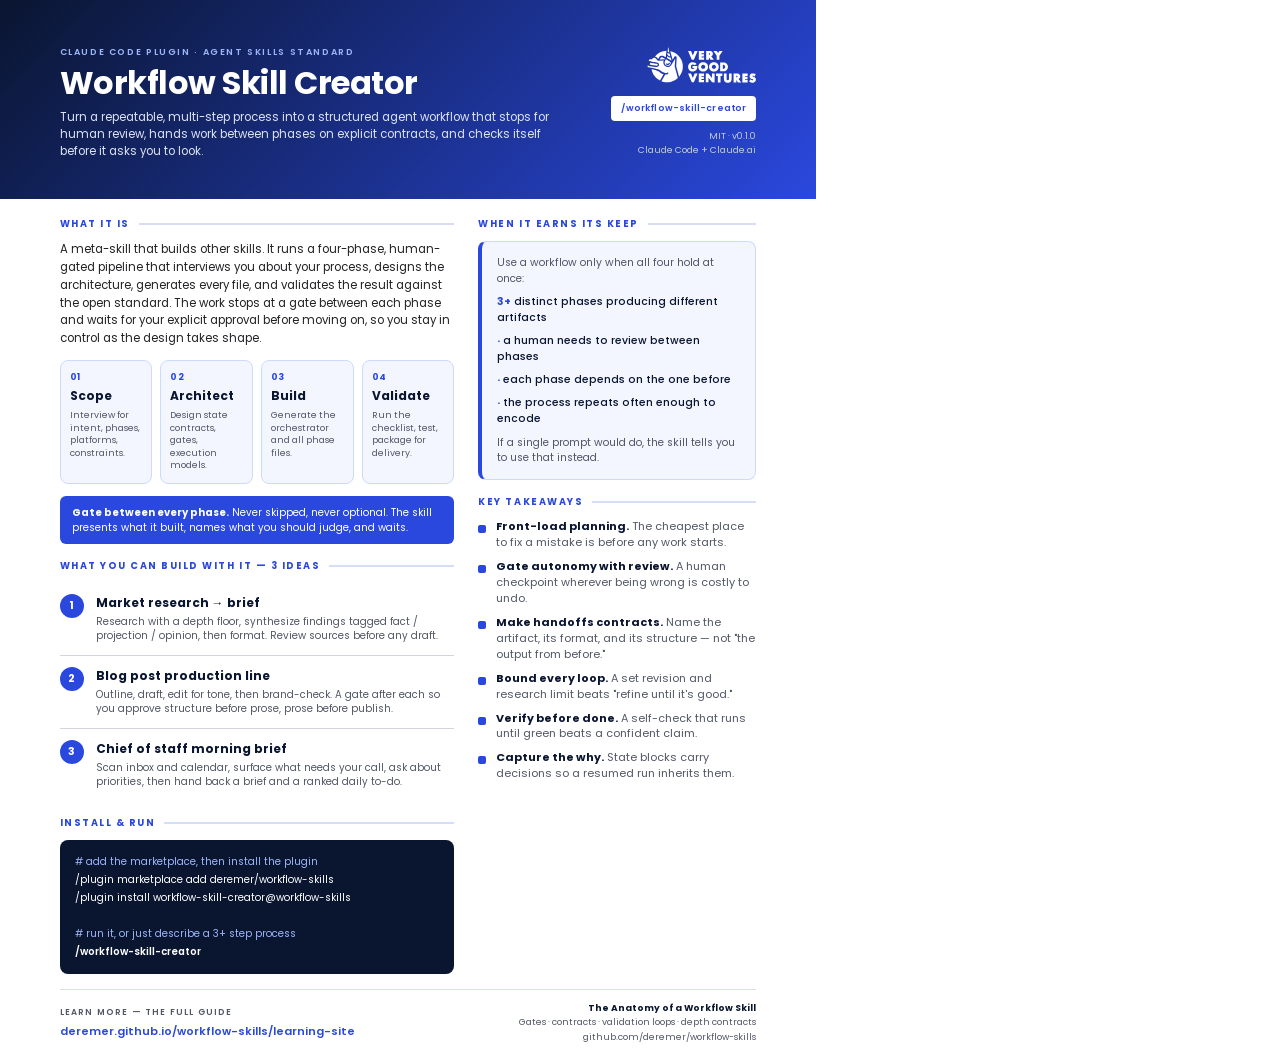
<file: learning-site/handout.html>
<!DOCTYPE html>
<html lang="en">
<head>
<meta charset="utf-8" />
<title>Workflow Skill Creator — Handout</title>
<link rel="preconnect" href="https://fonts.googleapis.com">
<link rel="preconnect" href="https://fonts.gstatic.com" crossorigin>
<link href="https://fonts.googleapis.com/css2?family=Poppins:wght@400;500;600;700&display=swap" rel="stylesheet">
<style>
  @page { size: Letter; margin: 0; }
  * { margin: 0; padding: 0; box-sizing: border-box; }

  :root {
    /* VGV core palette */
    --vgv-blue: #2A48DE;
    --vgv-navy: #0A1530;
    --vgv-black: #232326;
    --vgv-white: #FFFFFF;

    /* Web-context additions */
    --surface-light: #FAFBFF;
    --pale-blue: #F3F6FF;
    --light-blue: #CDDAFB;
    --sky-blue: #9DB6F8;
    --gray: #D2D5DD;
    --gray-deep: #525766;
    --eigengrau: #16161D;

    /* Tints */
    --blue-20: #D5DDF8;
    --blue-40: #AABBF2;
  }

  html, body {
    font-family: "Poppins", -apple-system, "Segoe UI", Helvetica, Arial, sans-serif;
    color: var(--vgv-black);
    background: var(--vgv-white);
    font-weight: 400;
    -webkit-print-color-adjust: exact;
    print-color-adjust: exact;
  }

  .page {
    width: 8.5in;
    height: 11in;
    display: flex;
    flex-direction: column;
  }

  /* ---------- header ---------- */
  .head {
    background: linear-gradient(135deg, var(--vgv-navy) 0%, var(--vgv-blue) 100%);
    color: var(--vgv-white);
    padding: 0.48in 0.62in 0.4in;
    display: flex;
    align-items: flex-start;
    justify-content: space-between;
    gap: 22px;
    position: relative;
    overflow: hidden;
    flex-shrink: 0;
  }
  .kicker {
    font-size: 9px;
    letter-spacing: 0.18em;
    text-transform: uppercase;
    color: var(--sky-blue);
    font-weight: 600;
  }
  h1 {
    font-family: "Poppins", sans-serif;
    font-weight: 700;
    font-size: 32px;
    line-height: 1.06;
    letter-spacing: -0.015em;
    margin: 7px 0 9px;
    color: var(--vgv-white);
  }
  .tagline {
    font-size: 11.5px;
    font-weight: 400;
    color: #DCE2F4;
    max-width: 5.4in;
    line-height: 1.5;
  }
  .badge {
    flex-shrink: 0;
    text-align: right;
    font-size: 9px;
    color: #C5CCE0;
    line-height: 1.6;
    position: relative;
    z-index: 1;
  }
  .badge .lockup {
    display: block;
    width: 110px;
    margin-left: auto;
    margin-bottom: 12px;
  }
  .badge .cmd {
    display: inline-block;
    font-family: "Poppins", monospace;
    background: var(--vgv-white);
    color: var(--vgv-blue);
    font-size: 9px;
    padding: 5px 10px;
    border-radius: 4px;
    font-weight: 600;
    letter-spacing: 0.02em;
    white-space: nowrap;
  }
  .badge .meta {
    margin-top: 8px;
    font-weight: 400;
  }

  /* ---------- body layout ---------- */
  .body {
    flex: 1;
    min-height: 0;
    padding: 18px 0.62in 0.34in;
    display: flex;
    flex-direction: column;
    overflow: hidden;
  }
  .cols {
    display: flex;
    gap: 24px;
    flex: 1;
  }
  .col-main { flex: 1.42; }
  .col-side { flex: 1; }

  section { margin-bottom: 15px; }
  h2 {
    font-family: "Poppins", sans-serif;
    font-weight: 700;
    font-size: 9.5px;
    letter-spacing: 0.16em;
    text-transform: uppercase;
    color: var(--vgv-blue);
    margin-bottom: 10px;
    display: flex;
    align-items: center;
    gap: 9px;
  }
  h2::after {
    content: "";
    flex: 1;
    height: 1.5px;
    background: var(--blue-20);
  }
  p {
    font-size: 11.5px;
    line-height: 1.55;
    color: var(--vgv-black);
    font-weight: 400;
  }
  p + p { margin-top: 6px; }

  /* phase strip */
  .phases {
    display: flex;
    gap: 8px;
    margin-top: 12px;
  }
  .phase {
    flex: 1;
    background: var(--pale-blue);
    border: 1px solid var(--light-blue);
    border-radius: 8px;
    padding: 10px 9px 11px;
    position: relative;
  }
  .phase .n {
    font-family: "Poppins", sans-serif;
    font-size: 9px;
    font-weight: 700;
    color: var(--vgv-blue);
    letter-spacing: 0.06em;
  }
  .phase .t {
    font-family: "Poppins", sans-serif;
    font-size: 12px;
    font-weight: 700;
    color: var(--vgv-navy);
    margin: 3px 0 4px;
  }
  .phase .d {
    font-size: 9px;
    color: var(--gray-deep);
    line-height: 1.4;
    font-weight: 400;
  }
  .gatebar {
    margin-top: 12px;
    font-size: 10px;
    color: var(--vgv-black);
    background: var(--vgv-blue);
    color: var(--vgv-white);
    border-radius: 6px;
    padding: 9px 12px;
    line-height: 1.5;
    font-weight: 400;
  }
  .gatebar b { font-weight: 700; }

  /* examples */
  .ex { margin-top: 4px; }
  .ex-item {
    display: flex;
    gap: 12px;
    padding: 11px 0;
    border-bottom: 1px solid var(--gray);
  }
  .ex-item:last-child { border-bottom: none; }
  .ex-num {
    flex-shrink: 0;
    width: 24px; height: 24px;
    border-radius: 50%;
    background: var(--vgv-blue);
    color: var(--vgv-white);
    font-size: 11px;
    font-weight: 700;
    display: flex;
    align-items: center;
    justify-content: center;
    font-family: "Poppins", sans-serif;
  }
  .ex-item .et {
    font-family: "Poppins", sans-serif;
    font-size: 12px;
    font-weight: 700;
    color: var(--vgv-navy);
  }
  .ex-item .ed {
    font-size: 10px;
    color: var(--gray-deep);
    line-height: 1.45;
    margin-top: 3px;
    font-weight: 400;
  }

  /* install */
  pre {
    background: var(--vgv-navy);
    color: var(--vgv-white);
    font-family: "Poppins", ui-monospace, Menlo, monospace;
    font-size: 10px;
    line-height: 1.8;
    padding: 13px 15px;
    border-radius: 8px;
    overflow: hidden;
    white-space: pre-wrap;
    font-weight: 400;
  }
  pre .c { color: var(--sky-blue); }
  pre .p { color: var(--vgv-white); font-weight: 600; }

  /* takeaways */
  ul.take { list-style: none; }
  ul.take li {
    font-size: 11px;
    line-height: 1.45;
    padding-left: 18px;
    position: relative;
    margin-bottom: 8px;
    font-weight: 400;
  }
  ul.take li::before {
    content: "";
    position: absolute;
    left: 0; top: 6px;
    width: 8px; height: 8px;
    border-radius: 2px;
    background: var(--vgv-blue);
  }
  ul.take li b {
    color: var(--vgv-navy);
    font-weight: 700;
  }
  ul.take li span { color: var(--gray-deep); }

  /* when to use box */
  .usebox {
    background: var(--pale-blue);
    border: 1px solid var(--light-blue);
    border-left: 4px solid var(--vgv-blue);
    border-radius: 8px;
    padding: 13px 15px;
  }
  .usebox p {
    font-size: 10.5px;
    line-height: 1.5;
    color: var(--gray-deep);
    font-weight: 400;
  }
  .usebox .test {
    font-size: 10.5px;
    margin-top: 7px;
    color: var(--vgv-navy);
    font-weight: 500;
  }
  .usebox .test b {
    color: var(--vgv-blue);
    font-weight: 700;
  }

  /* footer */
  .foot {
    margin-top: auto;
    border-top: 1.5px solid var(--blue-20);
    padding-top: 11px;
    display: flex;
    justify-content: space-between;
    align-items: center;
    gap: 16px;
    flex-shrink: 0;
  }
  .foot .more { font-size: 11px; }
  .foot .more .lk {
    color: var(--vgv-blue);
    font-weight: 600;
    text-decoration: none;
  }
  .foot .more .lab {
    font-family: "Poppins", sans-serif;
    font-size: 8.5px;
    letter-spacing: 0.14em;
    text-transform: uppercase;
    color: var(--gray-deep);
    font-weight: 600;
    display: block;
    margin-bottom: 4px;
  }
  .foot .right {
    font-size: 9px;
    color: var(--gray-deep);
    text-align: right;
    line-height: 1.6;
    font-weight: 400;
  }
  .foot .right b {
    color: var(--vgv-navy);
    font-weight: 700;
  }
</style>
</head>
<body>
<div class="page">

  <div class="head">
    <div>
      <div class="kicker">Claude Code Plugin · Agent Skills standard</div>
      <h1>Workflow Skill Creator</h1>
      <div class="tagline">Turn a repeatable, multi-step process into a structured agent workflow that stops for human review, hands work between phases on explicit contracts, and checks itself before it asks you to look.</div>
    </div>
    <div class="badge">
      <img class="lockup" src="vgv-lockup.svg" alt="Very Good Ventures" />
      <span class="cmd">/workflow-skill-creator</span>
      <div class="meta">MIT · v0.1.0<br/>Claude Code + Claude.ai</div>
    </div>
  </div>

  <div class="body">
    <div class="cols">
      <!-- ===== MAIN COLUMN ===== -->
      <div class="col-main">

        <section>
          <h2>What it is</h2>
          <p>A meta-skill that builds other skills. It runs a four-phase, human-gated pipeline that interviews you about your process, designs the architecture, generates every file, and validates the result against the open standard. The work stops at a gate between each phase and waits for your explicit approval before moving on, so you stay in control as the design takes shape.</p>
          <div class="phases">
            <div class="phase"><div class="n">01</div><div class="t">Scope</div><div class="d">Interview for intent, phases, platforms, constraints.</div></div>
            <div class="phase"><div class="n">02</div><div class="t">Architect</div><div class="d">Design state contracts, gates, execution models.</div></div>
            <div class="phase"><div class="n">03</div><div class="t">Build</div><div class="d">Generate the orchestrator and all phase files.</div></div>
            <div class="phase"><div class="n">04</div><div class="t">Validate</div><div class="d">Run the checklist, test, package for delivery.</div></div>
          </div>
          <div class="gatebar"><b>Gate between every phase.</b> Never skipped, never optional. The skill presents what it built, names what you should judge, and waits.</div>
        </section>

        <section>
          <h2>What you can build with it — 3 ideas</h2>
          <div class="ex">
            <div class="ex-item">
              <div class="ex-num">1</div>
              <div>
                <div class="et">Market research → brief</div>
                <div class="ed">Research with a depth floor, synthesize findings tagged fact / projection / opinion, then format. Review sources before any draft.</div>
              </div>
            </div>
            <div class="ex-item">
              <div class="ex-num">2</div>
              <div>
                <div class="et">Blog post production line</div>
                <div class="ed">Outline, draft, edit for tone, then brand-check. A gate after each so you approve structure before prose, prose before publish.</div>
              </div>
            </div>
            <div class="ex-item">
              <div class="ex-num">3</div>
              <div>
                <div class="et">Chief of staff morning brief</div>
                <div class="ed">Scan inbox and calendar, surface what needs your call, ask about priorities, then hand back a brief and a ranked daily to-do.</div>
              </div>
            </div>
          </div>
        </section>

        <section>
          <h2>Install &amp; run</h2>
          <pre><span class="c"># add the marketplace, then install the plugin</span>
/plugin marketplace add deremer/workflow-skills
/plugin install workflow-skill-creator@workflow-skills

<span class="c"># run it, or just describe a 3+ step process</span>
<span class="p">/workflow-skill-creator</span></pre>
        </section>

      </div>

      <!-- ===== SIDE COLUMN ===== -->
      <div class="col-side">

        <section>
          <h2>When it earns its keep</h2>
          <div class="usebox">
            <p>Use a workflow only when all four hold at once:</p>
            <div class="test"><b>3+</b> distinct phases producing different artifacts</div>
            <div class="test"><b>·</b> a human needs to review between phases</div>
            <div class="test"><b>·</b> each phase depends on the one before</div>
            <div class="test"><b>·</b> the process repeats often enough to encode</div>
            <p style="margin-top:8px">If a single prompt would do, the skill tells you to use that instead.</p>
          </div>
        </section>

        <section>
          <h2>Key takeaways</h2>
          <ul class="take">
            <li><b>Front-load planning.</b> <span>The cheapest place to fix a mistake is before any work starts.</span></li>
            <li><b>Gate autonomy with review.</b> <span>A human checkpoint wherever being wrong is costly to undo.</span></li>
            <li><b>Make handoffs contracts.</b> <span>Name the artifact, its format, and its structure — not "the output from before."</span></li>
            <li><b>Bound every loop.</b> <span>A set revision and research limit beats "refine until it's good."</span></li>
            <li><b>Verify before done.</b> <span>A self-check that runs until green beats a confident claim.</span></li>
            <li><b>Capture the why.</b> <span>State blocks carry decisions so a resumed run inherits them.</span></li>
          </ul>
        </section>

      </div>
    </div>

    <div class="foot">
      <div class="more">
        <span class="lab">Learn more — the full guide</span>
        <a class="lk" href="https://deremer.github.io/workflow-skills/learning-site/">deremer.github.io/workflow-skills/learning-site</a>
      </div>
      <div class="right">
        <b>The Anatomy of a Workflow Skill</b><br/>
        Gates · contracts · validation loops · depth contracts<br/>
        github.com/deremer/workflow-skills
      </div>
    </div>
  </div>

</div>
</body>
</html>
</file>
<file: learning-site/styles.css>
/* ============================================================
   The Anatomy of a Workflow Skill — editorial long-form
   Zero-build. No dependencies. Light/dark. Reduced-motion aware.
   ============================================================ */

:root {
  --font-display: "Iowan Old Style", "Palatino Linotype", Palatino, "Book Antiqua", Georgia, Cambria, serif;
  --font-sans: -apple-system, BlinkMacSystemFont, "Segoe UI", Roboto, Helvetica, Arial, system-ui, sans-serif;
  --font-mono: "SF Mono", ui-monospace, "Cascadia Code", "JetBrains Mono", Menlo, Consolas, monospace;

  --measure: 42rem;     /* prose column */
  --measure-wide: 56rem; /* figures / diagrams */

  /* light theme (default) */
  --bg: #faf8f3;
  --bg-soft: #f1ece2;
  --surface: #fffdf9;
  --ink: #1d1b16;
  --ink-soft: #57524a;
  --ink-faint: #908a7e;
  --rule: #e6dfd2;
  --accent: #b1560c;
  --accent-soft: #f6e7d4;
  --pass: #2f7d52;
  --warn: #b45309;
  --stop: #b3261e;
  --shadow: 0 1px 2px rgba(60, 45, 25, .06), 0 8px 24px rgba(60, 45, 25, .06);
}

html[data-theme="dark"] {
  --bg: #14130e;
  --bg-soft: #1d1b14;
  --surface: #1b1912;
  --ink: #f1ece1;
  --ink-soft: #bcb5a6;
  --ink-faint: #837c6d;
  --rule: #2c291f;
  --accent: #e6a253;
  --accent-soft: #2a2113;
  --pass: #62b78a;
  --warn: #e0a253;
  --stop: #e2685c;
  --shadow: 0 1px 2px rgba(0, 0, 0, .3), 0 12px 30px rgba(0, 0, 0, .35);
}

* { box-sizing: border-box; }

html { scroll-behavior: smooth; }

body {
  margin: 0;
  background: var(--bg);
  color: var(--ink);
  font-family: var(--font-sans);
  font-size: 18px;
  line-height: 1.7;
  -webkit-font-smoothing: antialiased;
  text-rendering: optimizeLegibility;
  transition: background-color .4s ease, color .4s ease;
}

/* ---------- layout primitives ---------- */
.wrap {
  width: 100%;
  max-width: var(--measure);
  margin-inline: auto;
  padding-inline: 1.5rem;
}
.wrap--wide { max-width: var(--measure-wide); }

section { padding-block: clamp(3rem, 8vw, 6rem); }
section + section { border-top: 1px solid var(--rule); }

/* ---------- type ---------- */
h1, h2, h3 { font-family: var(--font-display); font-weight: 600; letter-spacing: -.01em; line-height: 1.12; }
h2 { font-size: clamp(1.9rem, 4.5vw, 2.9rem); margin: 0 0 1rem; }
h3 { font-size: clamp(1.3rem, 2.6vw, 1.6rem); margin: 2.4rem 0 .6rem; line-height: 1.2; }
p { margin: 0 0 1.2rem; }
a { color: var(--accent); text-underline-offset: 3px; text-decoration-thickness: 1px; }
a:hover { text-decoration-color: var(--ink-faint); }
strong { font-weight: 650; }
em { font-style: italic; }

.kicker {
  font-family: var(--font-sans);
  font-size: .78rem;
  font-weight: 700;
  letter-spacing: .14em;
  text-transform: uppercase;
  color: var(--accent);
  margin: 0 0 1rem;
}
.lead {
  font-family: var(--font-display);
  font-size: clamp(1.25rem, 2.6vw, 1.55rem);
  line-height: 1.5;
  color: var(--ink-soft);
}
.note { color: var(--ink-faint); font-size: .95rem; }

ul, ol { margin: 0 0 1.3rem; padding-left: 1.3rem; }
li { margin-bottom: .5rem; }
li::marker { color: var(--accent); }

code {
  font-family: var(--font-mono);
  font-size: .86em;
  background: var(--bg-soft);
  border: 1px solid var(--rule);
  border-radius: 5px;
  padding: .08em .38em;
}
pre {
  font-family: var(--font-mono);
  font-size: .82rem;
  line-height: 1.6;
  background: var(--surface);
  border: 1px solid var(--rule);
  border-radius: 12px;
  padding: 1.1rem 1.25rem;
  overflow-x: auto;
  box-shadow: var(--shadow);
  margin: 0 0 1.4rem;
}
pre code { background: none; border: 0; padding: 0; font-size: inherit; }

blockquote {
  margin: 1.6rem 0;
  padding: .2rem 0 .2rem 1.4rem;
  border-left: 3px solid var(--accent);
  font-family: var(--font-display);
  font-size: 1.2rem;
  line-height: 1.5;
  color: var(--ink-soft);
}

/* ---------- chrome: progress bar + theme toggle ---------- */
.progress {
  position: fixed; inset: 0 auto auto 0;
  height: 3px; width: 0%;
  background: var(--accent);
  z-index: 50;
  transition: width .1s linear;
}
.theme-toggle {
  position: fixed; top: 1rem; right: 1rem; z-index: 50;
  display: inline-flex; align-items: center; gap: .45rem;
  font: 600 .8rem/1 var(--font-sans);
  color: var(--ink-soft);
  background: var(--surface);
  border: 1px solid var(--rule);
  border-radius: 999px;
  padding: .5rem .8rem;
  cursor: pointer;
  box-shadow: var(--shadow);
  transition: color .2s, border-color .2s, transform .2s;
}
.theme-toggle:hover { color: var(--ink); transform: translateY(-1px); }
.theme-toggle .icon { width: 15px; height: 15px; display: inline-block; }
.theme-toggle .label-light { display: none; }
html[data-theme="dark"] .theme-toggle .label-dark { display: none; }
html[data-theme="dark"] .theme-toggle .label-light { display: inline; }

/* ---------- hero ---------- */
.hero { text-align: center; padding-block: clamp(5rem, 16vh, 9rem) clamp(3rem, 8vw, 5rem); border-top: 0; }
.hero h1 {
  font-size: clamp(2.6rem, 8vw, 5rem);
  line-height: 1.04;
  margin: 0 0 1.4rem;
  letter-spacing: -.02em;
}
.hero .lead { max-width: 36rem; margin-inline: auto; }
.hero .meta { margin-top: 2rem; color: var(--ink-faint); font-size: .9rem; }
.hero-cta-wrap {
  margin: 2.4rem 0 0;
  display: flex;
  flex-direction: column;
  align-items: center;
  gap: .55rem;
}
.hero-cta {
  display: inline-flex;
  align-items: center;
  gap: .7rem;
  padding: .85rem 1.4rem;
  border-radius: 999px;
  background: var(--accent);
  color: #fff;
  text-decoration: none;
  font: 600 .98rem/1 var(--font-sans);
  letter-spacing: -.005em;
  box-shadow: 0 1px 0 rgba(0,0,0,.04), 0 6px 18px -8px rgba(177, 86, 12, .55);
  transition: transform .18s ease, box-shadow .18s ease, background .18s ease;
}
.hero-cta:hover {
  background: var(--ink);
  transform: translateY(-1px);
  box-shadow: 0 1px 0 rgba(0,0,0,.04), 0 10px 22px -10px rgba(0, 0, 0, .35);
}
.hero-cta-icon { width: 18px; height: 18px; flex-shrink: 0; }
.hero-cta-arrow {
  width: 16px; height: 16px; flex-shrink: 0;
  transition: transform .18s ease;
}
.hero-cta:hover .hero-cta-arrow { transform: translateX(3px); }
.hero-cta-meta {
  font: 500 .76rem/1 var(--font-mono);
  letter-spacing: .08em;
  text-transform: uppercase;
  color: var(--ink-faint);
}
.scroll-cue {
  display: inline-flex; flex-direction: column; align-items: center; gap: .3rem;
  margin-top: 2.4rem; color: var(--ink-faint);
  font: 600 .72rem/1 var(--font-sans); letter-spacing: .12em; text-transform: uppercase;
}
.scroll-cue .arrow { width: 18px; height: 18px; animation: bob 2s ease-in-out infinite; }
@keyframes bob { 0%,100% { transform: translateY(0); } 50% { transform: translateY(6px); } }

/* ---------- callouts ---------- */
.callout {
  background: var(--surface);
  border: 1px solid var(--rule);
  border-left: 3px solid var(--accent);
  border-radius: 12px;
  padding: 1.2rem 1.4rem;
  margin: 1.6rem 0;
  box-shadow: var(--shadow);
}
.callout .kicker { margin-bottom: .4rem; }
.callout p:last-child { margin-bottom: 0; }

/* ---------- figures / diagrams ---------- */
.figure {
  margin: 2.4rem auto;
  max-width: var(--measure-wide);
}
.figure svg { width: 100%; height: auto; display: block; }
.figure figcaption {
  margin-top: .9rem; text-align: center;
  color: var(--ink-faint); font-size: .88rem; font-style: italic;
}

/* svg shared tokens */
.d-box { fill: var(--surface); stroke: var(--rule); stroke-width: 1.5; }
.d-box--accent { stroke: var(--accent); }
.d-box--pass { stroke: var(--pass); }
.d-box--stop { stroke: var(--stop); }
.d-fill-soft { fill: var(--bg-soft); }
.d-title { fill: var(--ink); font: 600 15px var(--font-sans); }
.d-sub { fill: var(--ink-soft); font: 400 12px var(--font-sans); }
.d-tag { fill: var(--ink-faint); font: 700 10px var(--font-sans); letter-spacing: .08em; }
.d-mono { fill: var(--ink-soft); font: 500 12px var(--font-mono); }
.d-arrowhead { fill: var(--ink-faint); }
.d-arrowhead--accent { fill: var(--accent); }
.d-arrowhead--pass { fill: var(--pass); }
.d-arrowhead--stop { fill: var(--stop); }

/* reveal-driven svg animation */
.d-node { opacity: 0; transition: opacity .55s ease; }
.d-flow {
  fill: none; stroke: var(--ink-faint); stroke-width: 1.75;
  stroke-dasharray: 1; stroke-dashoffset: 1;
  transition: stroke-dashoffset 1s ease;
}
.d-flow--accent { stroke: var(--accent); }
.d-flow--pass { stroke: var(--pass); }
.d-flow--stop { stroke: var(--stop); }
.in-view .d-node { opacity: 1; }
.in-view .d-flow { stroke-dashoffset: 0; }
/* stagger */
.in-view .d-node:nth-of-type(1) { transition-delay: .05s; }
.in-view .d-node:nth-of-type(2) { transition-delay: .18s; }
.in-view .d-node:nth-of-type(3) { transition-delay: .31s; }
.in-view .d-node:nth-of-type(4) { transition-delay: .44s; }
.in-view .d-node:nth-of-type(5) { transition-delay: .57s; }
.in-view .d-node:nth-of-type(6) { transition-delay: .70s; }
.in-view .d-flow { transition-delay: .35s; }

/* validation loop: rotating arc once in view */
.d-loop { transform-origin: center; transform-box: fill-box; opacity: 0; transition: opacity .5s ease; }
.in-view .d-loop { opacity: 1; animation: spin 5.5s linear infinite; }
@keyframes spin { to { transform: rotate(360deg); } }
.d-check { opacity: 0; transition: opacity .5s ease .9s; }
.in-view .d-check { opacity: 1; }

/* ---------- anti-pattern catalog ---------- */
.cards {
  display: grid; gap: 1rem;
  grid-template-columns: repeat(2, 1fr);
  margin: 2rem 0 0;
}
.card {
  background: var(--surface);
  border: 1px solid var(--rule);
  border-radius: 14px;
  padding: 1.1rem 1.2rem;
  box-shadow: var(--shadow);
}
.card h4 {
  margin: 0 0 .5rem; font: 600 1.02rem/1.25 var(--font-display);
  display: flex; align-items: baseline; gap: .5rem;
}
.card h4 .smell { color: var(--stop); font: 700 .68rem/1 var(--font-sans); letter-spacing: .1em; text-transform: uppercase; }
.card p { margin: 0; font-size: .94rem; color: var(--ink-soft); }
.card .fix { margin-top: .6rem; font-size: .94rem; color: var(--ink); }
.card .fix b { color: var(--pass); }

/* ---------- lineage ---------- */
.lineage {
  display: grid; gap: 1.2rem;
  grid-template-columns: repeat(3, 1fr);
  margin-top: 2rem;
}
.source {
  background: var(--surface);
  border: 1px solid var(--rule);
  border-top: 3px solid var(--accent);
  border-radius: 14px;
  padding: 1.3rem;
  box-shadow: var(--shadow);
}
.source h3 { margin: 0 0 .2rem; font-size: 1.25rem; }
.source .by { color: var(--ink-faint); font-size: .82rem; margin: 0 0 .9rem; }
.source ul { padding-left: 1.1rem; margin-bottom: 1rem; }
.source li { font-size: .92rem; color: var(--ink-soft); }
.source .links a { display: inline-block; font-size: .82rem; margin-right: .8rem; }

/* ---------- principles (bigger picture) ---------- */
.principles { display: grid; gap: 1.4rem 2rem; grid-template-columns: repeat(2, 1fr); margin-top: 2rem; }
.principle { border-top: 1px solid var(--rule); padding-top: 1rem; }
.principle .n { font: 600 .8rem/1 var(--font-mono); color: var(--accent); }
.principle h4 { margin: .5rem 0 .35rem; font: 600 1.12rem/1.25 var(--font-display); }
.principle p { margin: 0; font-size: .95rem; color: var(--ink-soft); }

/* ---------- footer ---------- */
.site-footer { text-align: center; }
.site-footer .install {
  display: inline-block; text-align: left;
  margin: 1.4rem auto 0;
}
.site-footer .links { margin-top: 1.6rem; display: flex; flex-wrap: wrap; gap: 1.1rem; justify-content: center; }
.site-footer .links a { font-weight: 600; font-size: .92rem; }
.colophon { margin-top: 2.4rem; color: var(--ink-faint); font-size: .82rem; }

/* ---------- downloads block ---------- */
.downloads { margin: 2rem auto 0; }
.downloads-label {
  font: 600 .78rem/1 var(--font-mono);
  letter-spacing: .14em;
  text-transform: uppercase;
  color: var(--ink-faint);
  margin: 0 0 .8rem;
}
.downloads-row {
  display: flex;
  flex-wrap: wrap;
  gap: .7rem;
  justify-content: center;
}
.download-btn {
  display: inline-flex;
  align-items: center;
  gap: .55rem;
  padding: .7rem 1.05rem;
  border-radius: 8px;
  border: 1.5px solid var(--rule);
  font-weight: 600;
  font-size: .94rem;
  color: var(--ink);
  text-decoration: none;
  transition: border-color .15s ease, background .15s ease, color .15s ease, transform .15s ease;
}
.download-btn:hover {
  border-color: var(--accent);
  color: var(--accent);
  transform: translateY(-1px);
}
.download-btn--primary {
  background: var(--accent);
  border-color: var(--accent);
  color: #fff;
}
.download-btn--primary:hover {
  background: var(--ink);
  border-color: var(--ink);
  color: #fff;
}
.dl-icon { width: 18px; height: 18px; flex-shrink: 0; }
.dl-meta {
  font: 500 .76rem/1 var(--font-mono);
  letter-spacing: .04em;
  opacity: .75;
  margin-left: .15rem;
  padding-left: .55rem;
  border-left: 1px solid currentColor;
}

/* ---------- scroll reveal (sections / blocks) ---------- */
.reveal { opacity: 0; transform: translateY(18px); transition: opacity .7s ease, transform .7s ease; }
.reveal.in-view { opacity: 1; transform: none; }

/* ---------- responsive ---------- */
@media (max-width: 720px) {
  body { font-size: 17px; }
  .cards, .lineage, .principles { grid-template-columns: 1fr; }
}

/* ---------- reduced motion ---------- */
@media (prefers-reduced-motion: reduce) {
  html { scroll-behavior: auto; }
  .reveal { opacity: 1; transform: none; transition: none; }
  .d-node { opacity: 1; transition: none; }
  .d-flow { stroke-dashoffset: 0; transition: none; }
  .d-loop, .d-check { opacity: 1; animation: none; transition: none; }
  .scroll-cue .arrow { animation: none; }
}
</file>
